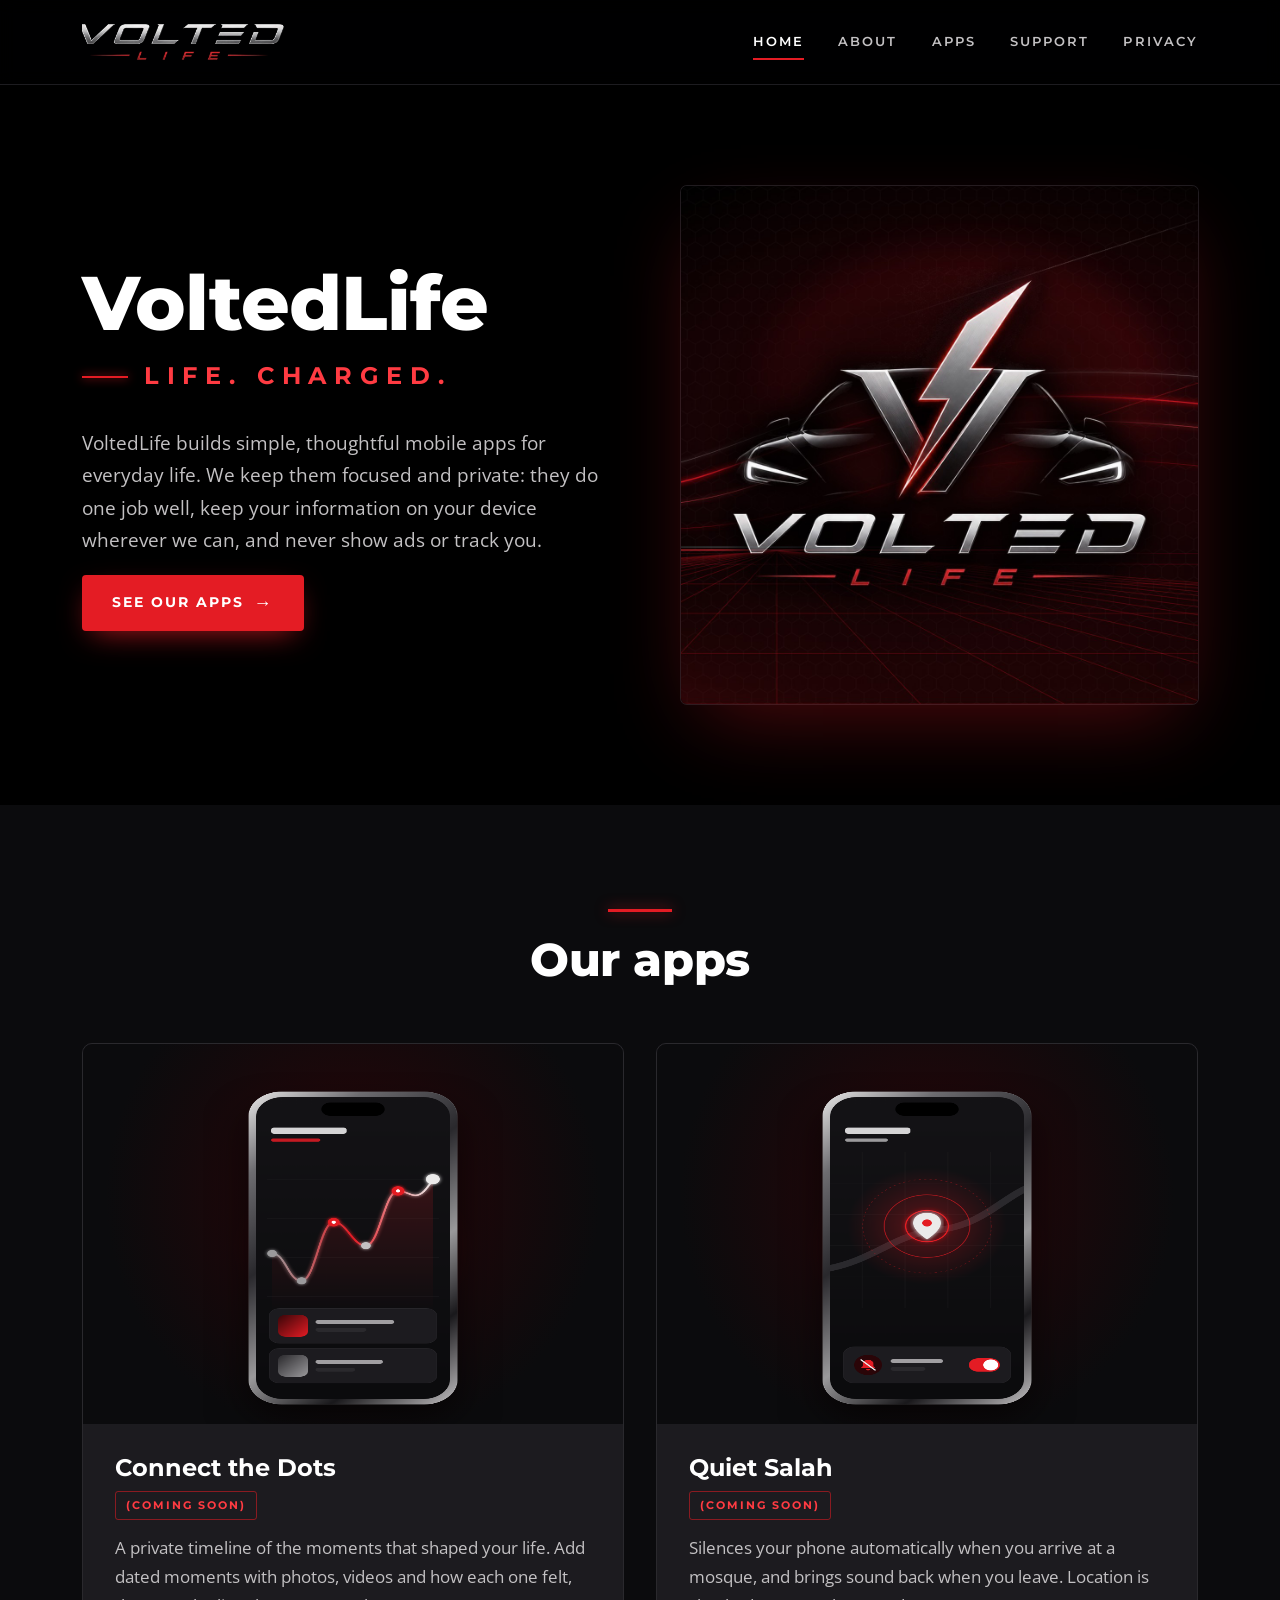
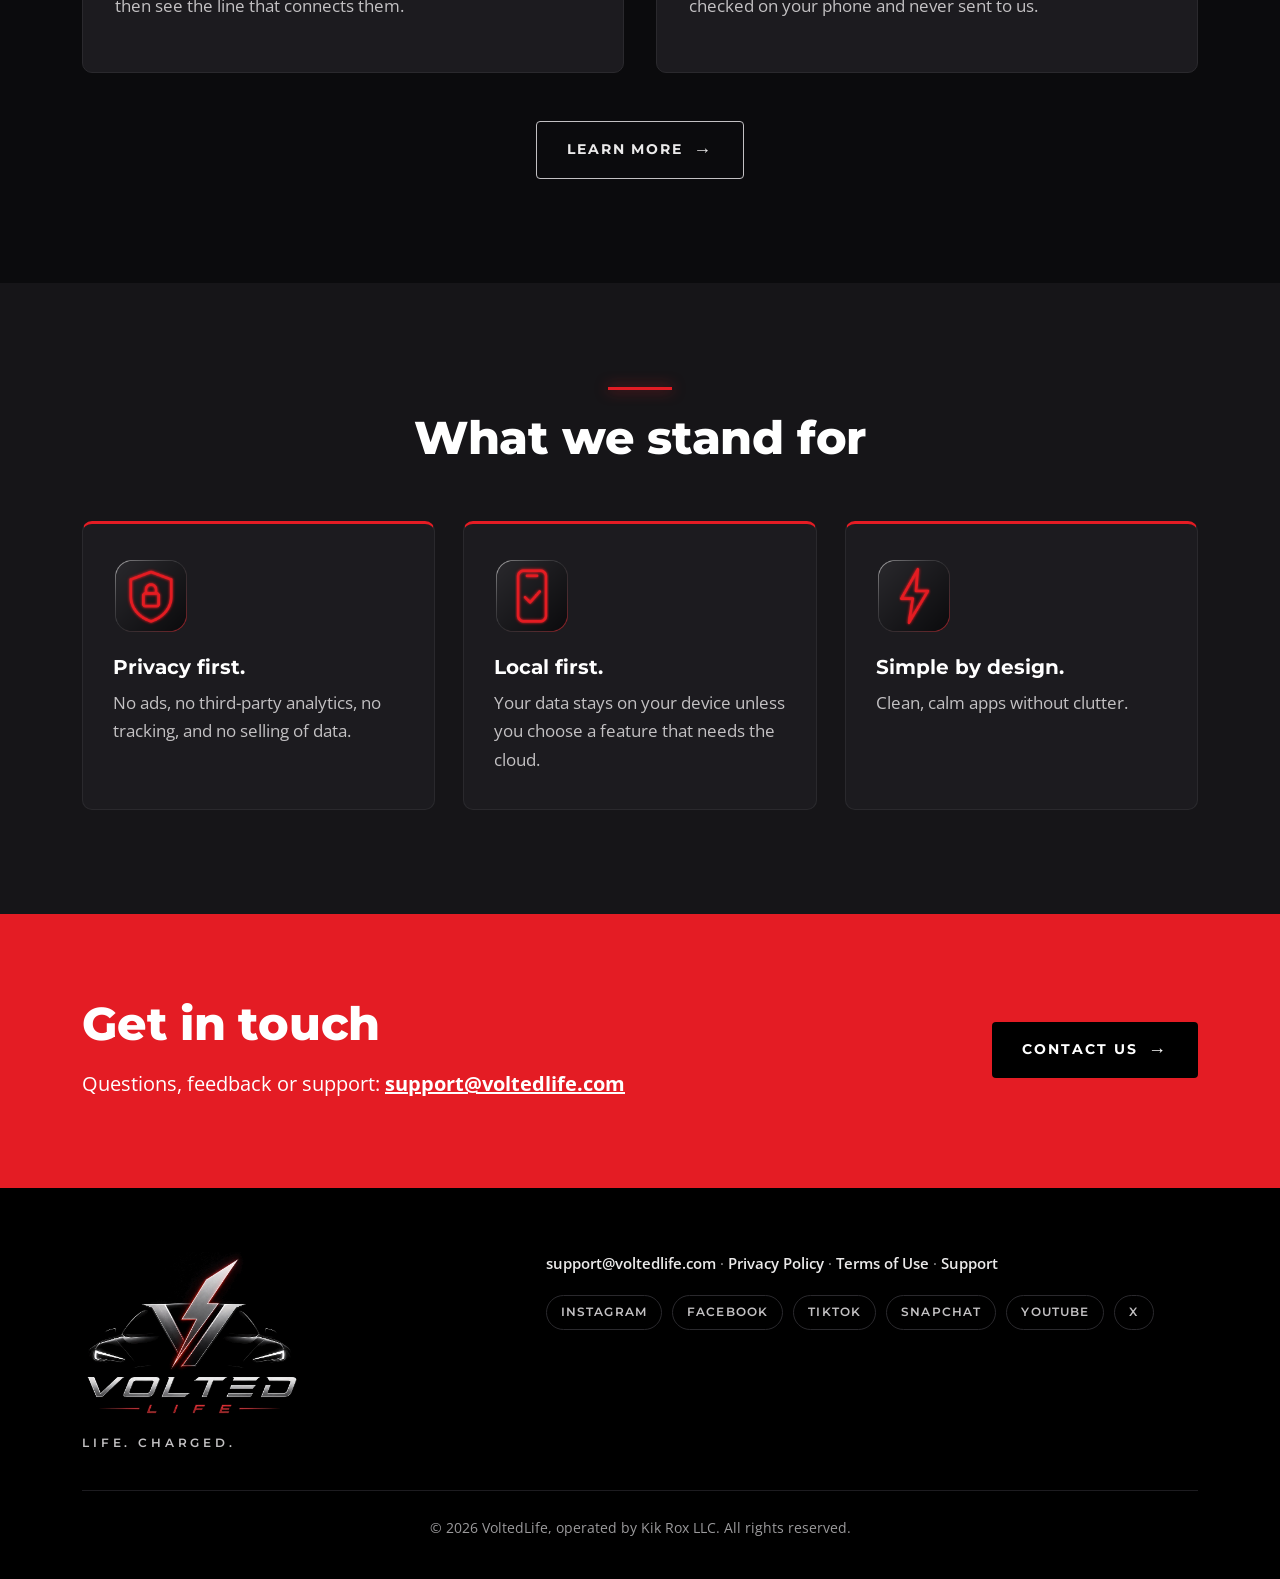
<file: index.html>
<!doctype html>
<html lang="en"><head><meta charset="utf-8"><meta name="viewport" content="width=device-width,initial-scale=1">
<title>VoltedLife | Life. Charged.</title><meta name="description" content="VoltedLife builds simple, thoughtful mobile apps for everyday life.">
<link rel="icon" href="favicon.ico" sizes="any"><link rel="icon" type="image/png" href="assets/logo-square-512.png"><link rel="apple-touch-icon" href="apple-touch-icon.png">
<meta property="og:title" content="VoltedLife | Life. Charged."><meta property="og:description" content="VoltedLife builds simple, thoughtful mobile apps for everyday life."><meta property="og:image" content="https://voltedlife.com/assets/logo-square-512.png"><meta property="og:type" content="website">
<link rel="stylesheet" href="styles.css"></head><body>
<header class="site-header"><div class="wrap">
<a class="brand" href="index.html"><img src="assets/logo-wordmark-transparent@2x.png" alt="VoltedLife"></a>
<input type="checkbox" id="nt" class="nav-toggle"><label for="nt" class="burger" aria-label="Menu"><span></span><span></span><span></span></label>
<nav class="nav"><a href="index.html" class="active" aria-current="page">Home</a><a href="about.html">About</a><a href="apps.html">Apps</a><a href="support.html">Support</a><a href="privacy.html">Privacy</a></nav></div></header>
<main>
<section class="hero"><div class="wrap">
 <div>
  <h1>VoltedLife</h1>
  <p class="tagline">Life. Charged.</p>
  <p class="lead">VoltedLife builds simple, thoughtful mobile apps for everyday life. We keep them focused and private: they do one job well, keep your information on your device wherever we can, and never show ads or track you.</p>
  <a class="btn" href="apps.html">See our apps <span class="arr">→</span></a>
 </div>
 <div class="hero-art"><img src="assets/hero-home-art.jpg" alt="VoltedLife logo"></div>
</div></section>

<section class="section"><div class="wrap">
 <div class="sec-head center"><span class="kicker-rule"></span><h2>Our apps</h2></div>
 <div class="grid-2">
  <div class="card"><div class="media"><img src="assets/mockup-connect-the-dots.png" alt="Connect the Dots app illustration"></div>
   <div class="pad"><h3>Connect the Dots</h3><span class="badge">(coming soon)</span>
   <p>A private timeline of the moments that shaped your life. Add dated moments with photos, videos and how each one felt, then see the line that connects them.</p></div></div>
  <div class="card"><div class="media"><img src="assets/mockup-quiet-salah.png" alt="Quiet Salah app illustration"></div>
   <div class="pad"><h3>Quiet Salah</h3><span class="badge">(coming soon)</span>
   <p>Silences your phone automatically when you arrive at a mosque, and brings sound back when you leave. Location is checked on your phone and never sent to us.</p></div></div>
 </div>
 <div class="center" style="margin-top:48px"><a class="btn ghost" href="apps.html">Learn more <span class="arr">→</span></a></div>
</div></section>

<section class="section alt"><div class="wrap">
 <div class="sec-head center"><span class="kicker-rule"></span><h2>What we stand for</h2></div>
 <div class="grid-3">
  <div class="feature"><img src="assets/icon-shield.png" alt=""><h3>Privacy first.</h3><p>No ads, no third-party analytics, no tracking, and no selling of data.</p></div>
  <div class="feature"><img src="assets/icon-device.png" alt=""><h3>Local first.</h3><p>Your data stays on your device unless you choose a feature that needs the cloud.</p></div>
  <div class="feature"><img src="assets/icon-spark.png" alt=""><h3>Simple by design.</h3><p>Clean, calm apps without clutter.</p></div>
 </div>
</div></section>

<section class="cta"><div class="wrap">
 <div><h2>Get in touch</h2><p style="margin:0">Questions, feedback or support: <strong><a href="mailto:support@voltedlife.com" style="color:#fff">support@voltedlife.com</a></strong></p></div>
 <a class="btn dark" href="support.html">Contact us <span class="arr">→</span></a>
</div></section>
</main>
<footer class="site-footer"><div class="wrap">
<div class="top">
 <div class="logo"><img src="assets/logo-full-transparent.png" alt="VoltedLife logo"><div class="tag">Life. Charged.</div></div>
 <div>
  <p class="footer-links"><a href="mailto:support@voltedlife.com">support@voltedlife.com</a> · <a href="privacy.html">Privacy Policy</a> · <a href="terms.html">Terms of Use</a> · <a href="support.html">Support</a></p>
  <div class="social"><a href="https://www.instagram.com/voltedlife" rel="noopener">Instagram</a><a href="https://www.facebook.com/voltedlife" rel="noopener">Facebook</a><a href="https://www.tiktok.com/@voltedlife" rel="noopener">TikTok</a><a href="https://www.snapchat.com/add/voltedlife" rel="noopener">Snapchat</a><a href="https://www.youtube.com/@VoltedLife" rel="noopener">YouTube</a><a href="https://x.com/VoltedLife" rel="noopener">X</a></div>
 </div>
</div>
<div class="bottom">© 2026 VoltedLife, operated by Kik Rox LLC. All rights reserved.</div>
</div></footer></body></html>
</file>
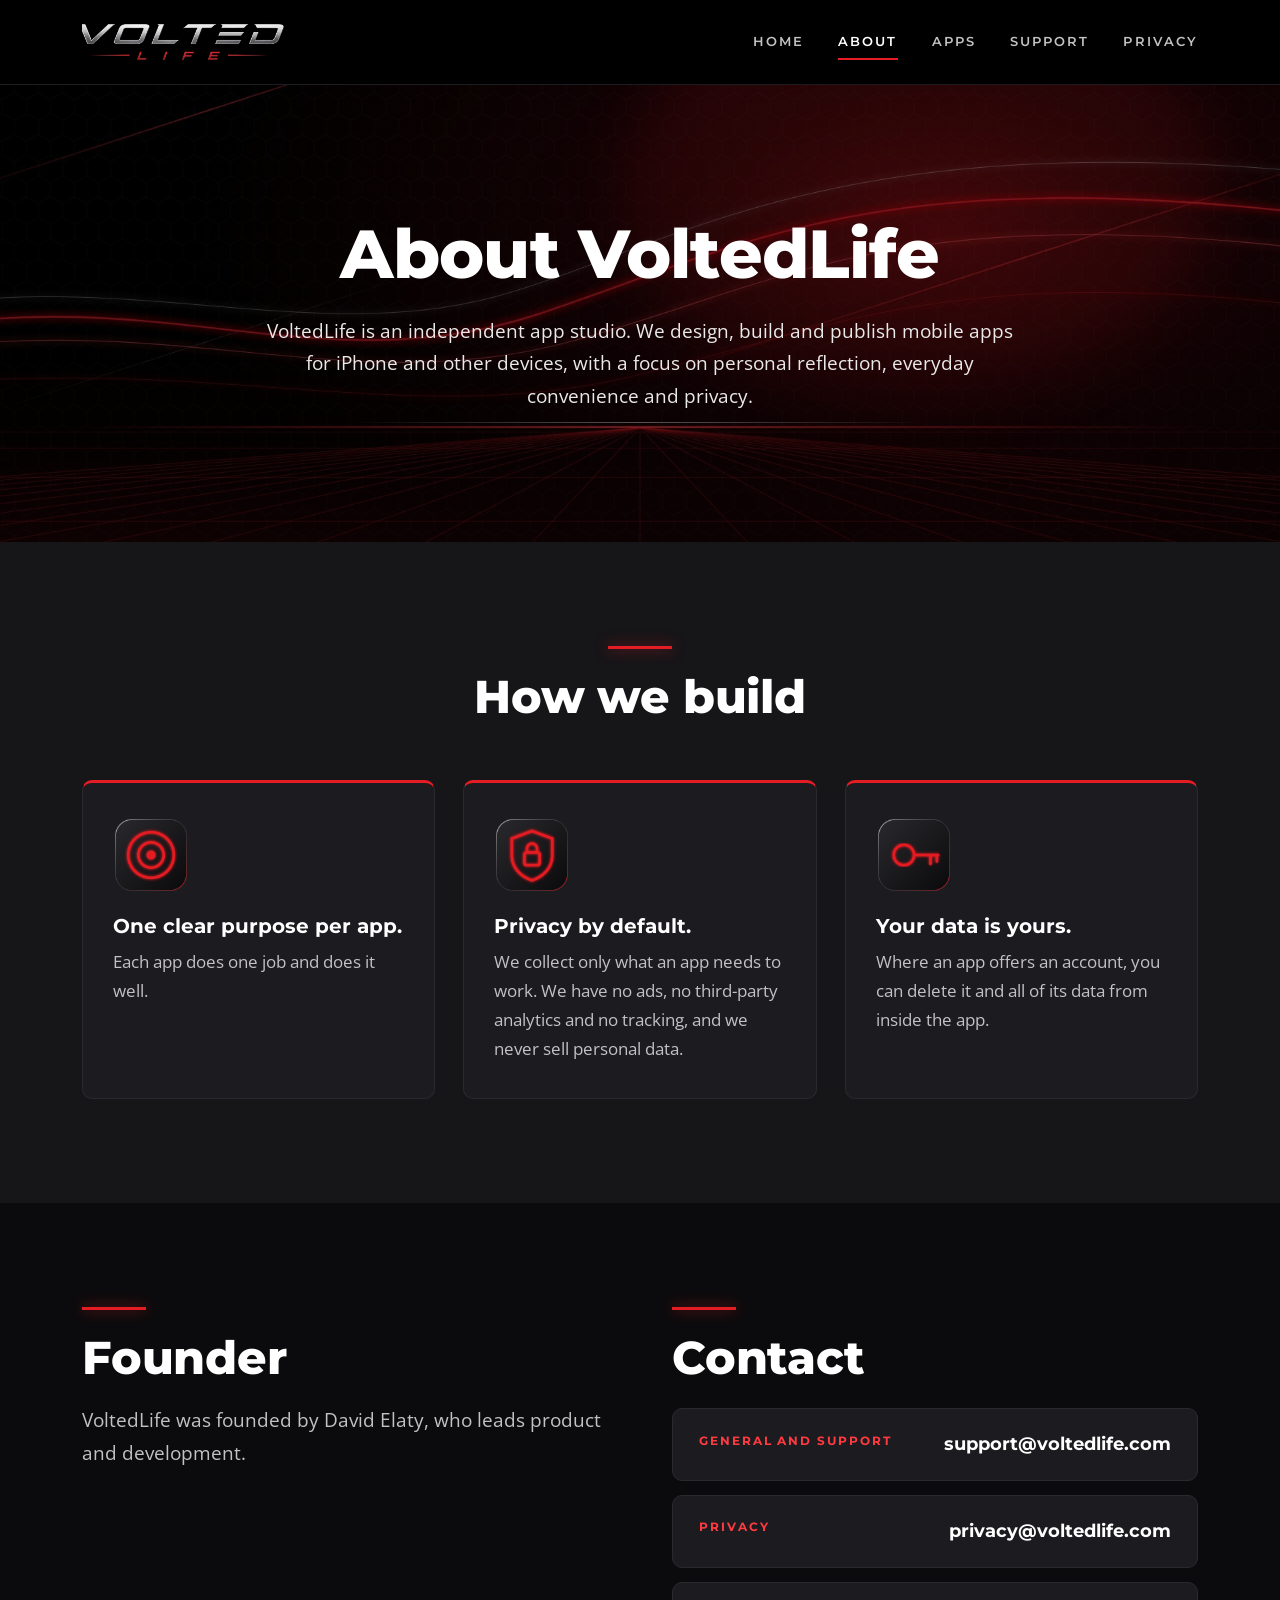
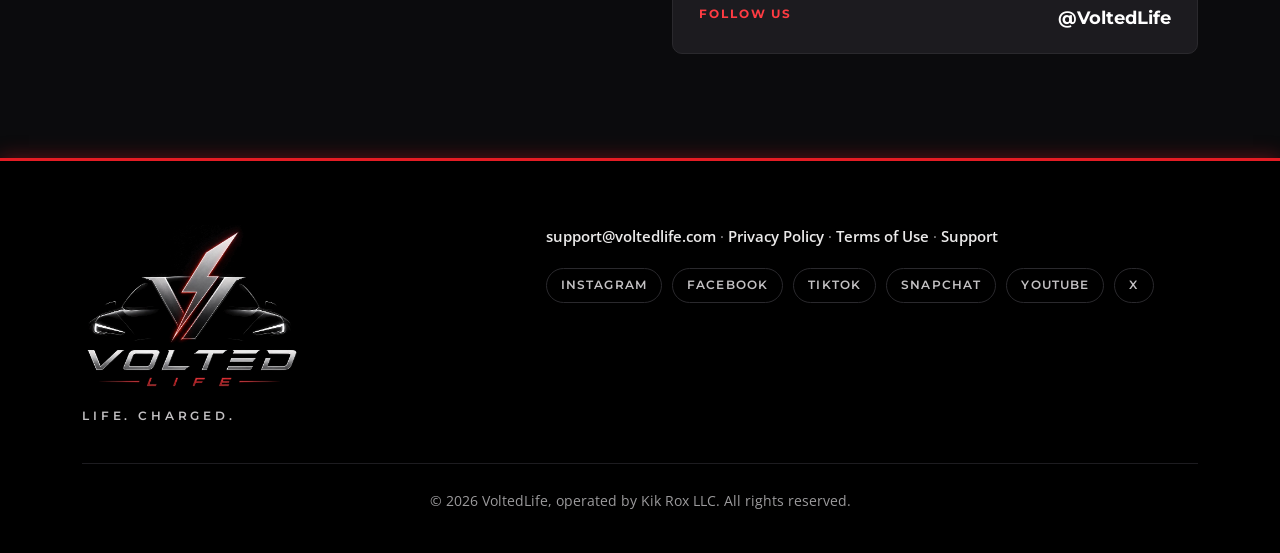
<file: about.html>
<!doctype html>
<html lang="en"><head><meta charset="utf-8"><meta name="viewport" content="width=device-width,initial-scale=1">
<title>About | VoltedLife</title><meta name="description" content="VoltedLife is an independent app studio that designs, builds and publishes simple, private mobile apps.">
<link rel="icon" href="favicon.ico" sizes="any"><link rel="icon" type="image/png" href="assets/logo-square-512.png"><link rel="apple-touch-icon" href="apple-touch-icon.png">
<meta property="og:title" content="About | VoltedLife"><meta property="og:description" content="VoltedLife is an independent app studio that designs, builds and publishes simple, private mobile apps."><meta property="og:image" content="https://voltedlife.com/assets/logo-square-512.png"><meta property="og:type" content="website">
<link rel="stylesheet" href="styles.css"></head><body>
<header class="site-header"><div class="wrap">
<a class="brand" href="index.html"><img src="assets/logo-wordmark-transparent@2x.png" alt="VoltedLife"></a>
<input type="checkbox" id="nt" class="nav-toggle"><label for="nt" class="burger" aria-label="Menu"><span></span><span></span><span></span></label>
<nav class="nav"><a href="index.html">Home</a><a href="about.html" class="active" aria-current="page">About</a><a href="apps.html">Apps</a><a href="support.html">Support</a><a href="privacy.html">Privacy</a></nav></div></header>
<main>
<section class="banner"><div class="wrap">
 <h1>About VoltedLife</h1>
 <p>VoltedLife is an independent app studio. We design, build and publish mobile apps for iPhone and other devices, with a focus on personal reflection, everyday convenience and privacy.</p>
</div></section>

<section class="section alt"><div class="wrap">
 <div class="sec-head center"><span class="kicker-rule"></span><h2>How we build</h2></div>
 <div class="grid-3">
  <div class="feature"><img src="assets/icon-target.png" alt=""><h3>One clear purpose per app.</h3><p>Each app does one job and does it well.</p></div>
  <div class="feature"><img src="assets/icon-shield.png" alt=""><h3>Privacy by default.</h3><p>We collect only what an app needs to work. We have no ads, no third-party analytics and no tracking, and we never sell personal data.</p></div>
  <div class="feature"><img src="assets/icon-key.png" alt=""><h3>Your data is yours.</h3><p>Where an app offers an account, you can delete it and all of its data from inside the app.</p></div>
 </div>
</div></section>

<section class="section"><div class="wrap split">
 <div><span class="kicker-rule"></span><h2 style="margin-bottom:20px">Founder</h2>
  <p class="lead" style="margin:0">VoltedLife was founded by David Elaty, who leads product and development.</p></div>
 <div><span class="kicker-rule"></span><h2 style="margin-bottom:24px">Contact</h2>
  <div class="contact-stack">
   <div class="contact-item"><div class="lbl">General and support</div><div class="val"><a href="mailto:support@voltedlife.com">support@voltedlife.com</a></div></div>
   <div class="contact-item"><div class="lbl">Privacy</div><div class="val"><a href="mailto:privacy@voltedlife.com">privacy@voltedlife.com</a></div></div>
   <div class="contact-item"><div class="lbl">Follow us</div><div class="val"><a href="https://x.com/VoltedLife" rel="noopener">@VoltedLife</a></div></div>
  </div></div>
</div></section>
</main>
<footer class="site-footer"><div class="wrap">
<div class="top">
 <div class="logo"><img src="assets/logo-full-transparent.png" alt="VoltedLife logo"><div class="tag">Life. Charged.</div></div>
 <div>
  <p class="footer-links"><a href="mailto:support@voltedlife.com">support@voltedlife.com</a> · <a href="privacy.html">Privacy Policy</a> · <a href="terms.html">Terms of Use</a> · <a href="support.html">Support</a></p>
  <div class="social"><a href="https://www.instagram.com/voltedlife" rel="noopener">Instagram</a><a href="https://www.facebook.com/voltedlife" rel="noopener">Facebook</a><a href="https://www.tiktok.com/@voltedlife" rel="noopener">TikTok</a><a href="https://www.snapchat.com/add/voltedlife" rel="noopener">Snapchat</a><a href="https://www.youtube.com/@VoltedLife" rel="noopener">YouTube</a><a href="https://x.com/VoltedLife" rel="noopener">X</a></div>
 </div>
</div>
<div class="bottom">© 2026 VoltedLife, operated by Kik Rox LLC. All rights reserved.</div>
</div></footer></body></html>
</file>
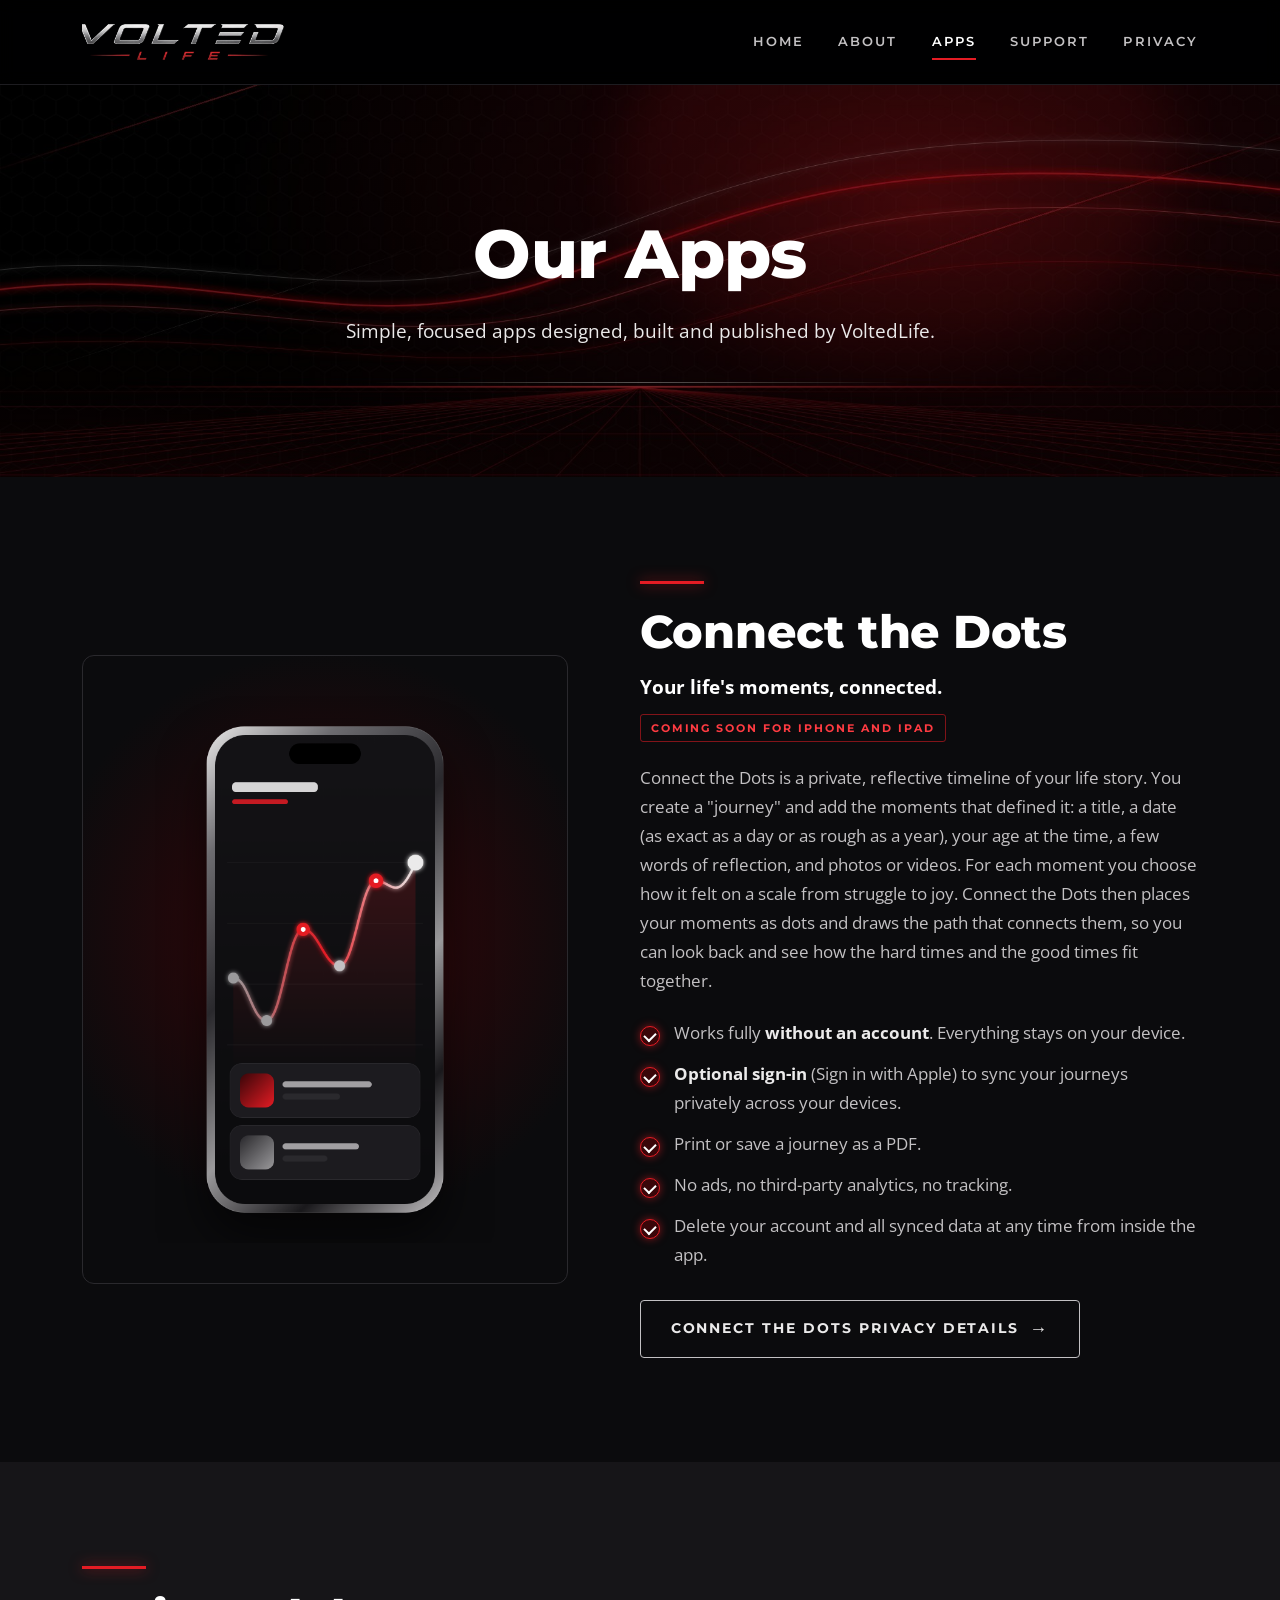
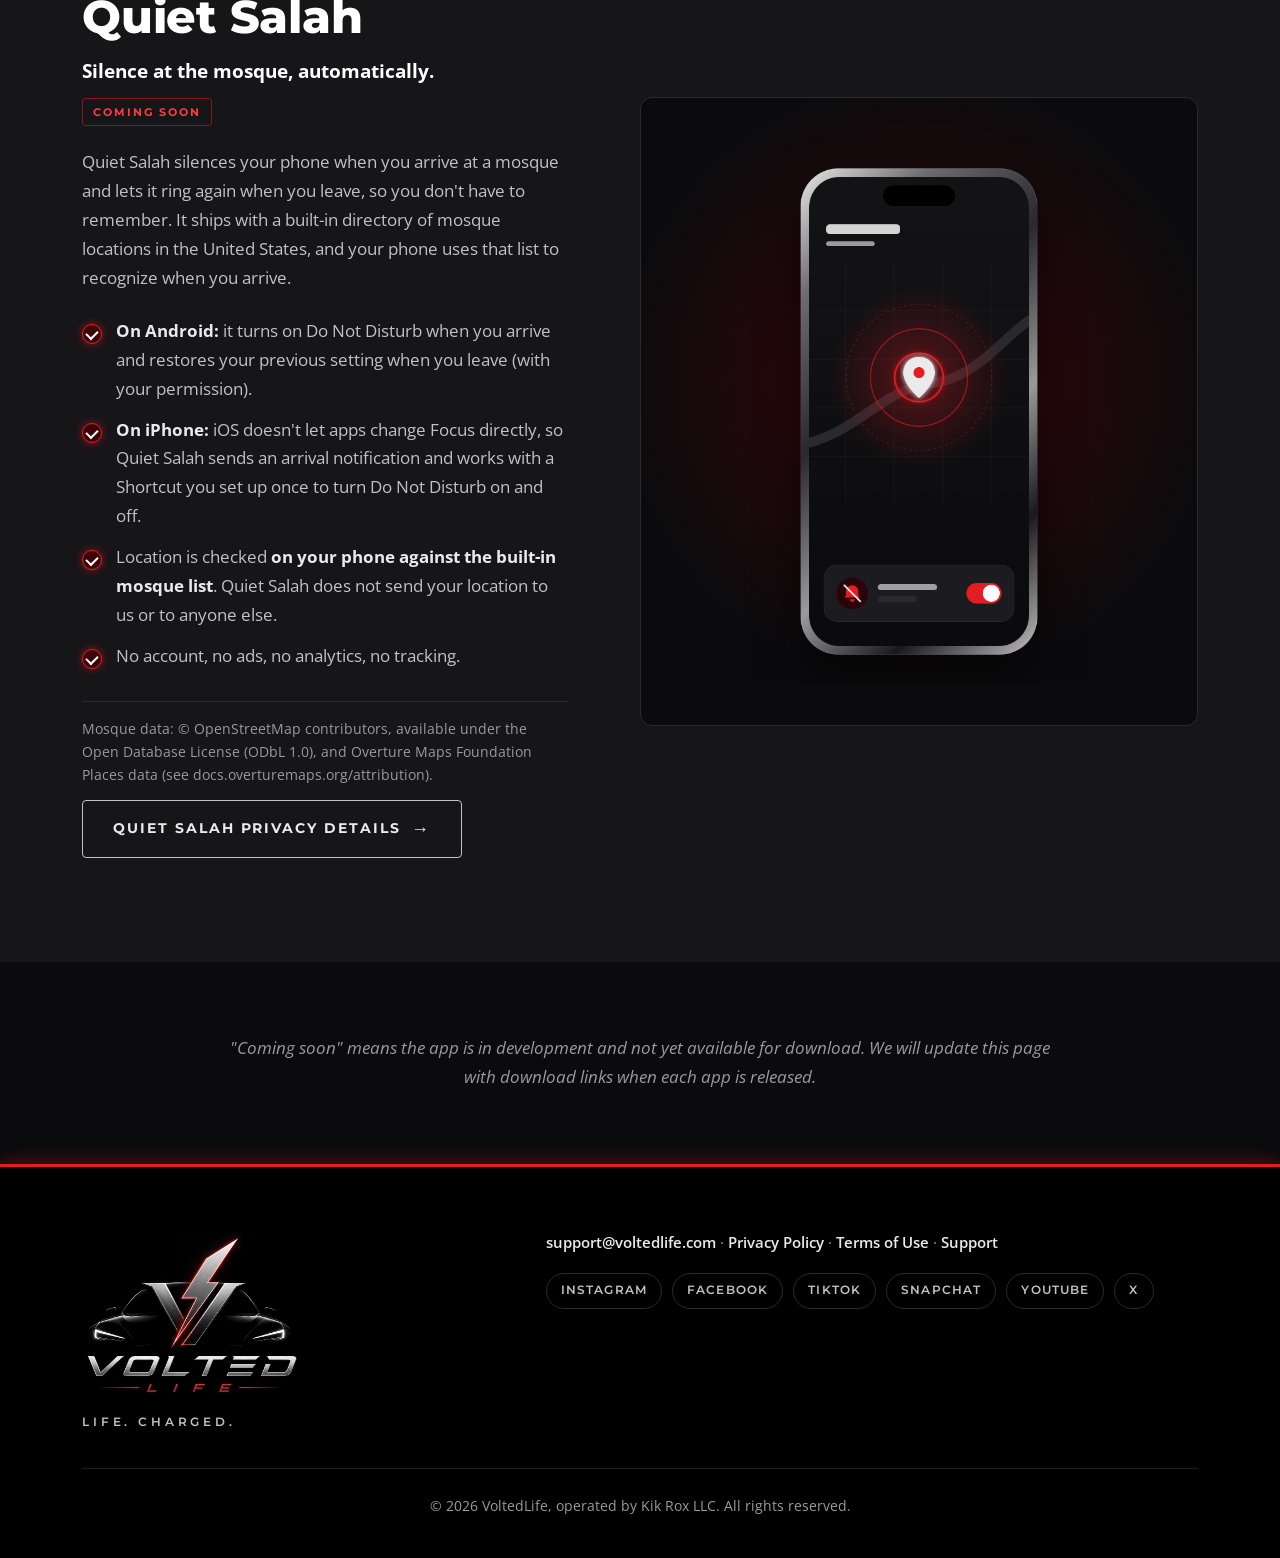
<file: apps.html>
<!doctype html>
<html lang="en"><head><meta charset="utf-8"><meta name="viewport" content="width=device-width,initial-scale=1">
<title>Our Apps | VoltedLife</title><meta name="description" content="Connect the Dots and Quiet Salah, developed and published by VoltedLife.">
<link rel="icon" href="favicon.ico" sizes="any"><link rel="icon" type="image/png" href="assets/logo-square-512.png"><link rel="apple-touch-icon" href="apple-touch-icon.png">
<meta property="og:title" content="Our Apps | VoltedLife"><meta property="og:description" content="Connect the Dots and Quiet Salah, developed and published by VoltedLife."><meta property="og:image" content="https://voltedlife.com/assets/logo-square-512.png"><meta property="og:type" content="website">
<link rel="stylesheet" href="styles.css"></head><body>
<header class="site-header"><div class="wrap">
<a class="brand" href="index.html"><img src="assets/logo-wordmark-transparent@2x.png" alt="VoltedLife"></a>
<input type="checkbox" id="nt" class="nav-toggle"><label for="nt" class="burger" aria-label="Menu"><span></span><span></span><span></span></label>
<nav class="nav"><a href="index.html">Home</a><a href="about.html">About</a><a href="apps.html" class="active" aria-current="page">Apps</a><a href="support.html">Support</a><a href="privacy.html">Privacy</a></nav></div></header>
<main>
<section class="banner"><div class="wrap">
 <h1>Our Apps</h1>
 <p>Simple, focused apps designed, built and published by VoltedLife.</p>
</div></section>

<section class="section" id="connect-the-dots"><div class="wrap app-row">
 <div class="app-media"><img src="assets/mockup-connect-the-dots.png" alt="Connect the Dots app illustration"></div>
 <div>
  <span class="kicker-rule"></span>
  <h2>Connect the Dots</h2>
  <p class="subline"><strong>Your life's moments, connected.</strong></p><span class="badge">Coming soon for iPhone and iPad</span>
  <p>Connect the Dots is a private, reflective timeline of your life story. You create a "journey" and add the moments that defined it: a title, a date (as exact as a day or as rough as a year), your age at the time, a few words of reflection, and photos or videos. For each moment you choose how it felt on a scale from struggle to joy. Connect the Dots then places your moments as dots and draws the path that connects them, so you can look back and see how the hard times and the good times fit together.</p>
  <ul class="ticks">
   <li>Works fully <strong>without an account</strong>. Everything stays on your device.</li>
   <li><strong>Optional sign-in</strong> (Sign in with Apple) to sync your journeys privately across your devices.</li>
   <li>Print or save a journey as a PDF.</li>
   <li>No ads, no third-party analytics, no tracking.</li>
   <li>Delete your account and all synced data at any time from inside the app.</li>
  </ul>
  <a class="btn ghost" href="privacy.html#connect-the-dots">Connect the Dots privacy details <span class="arr">→</span></a>
 </div>
</div></section>

<section class="section alt" id="quiet-salah"><div class="wrap app-row flip">
 <div class="app-media"><img src="assets/mockup-quiet-salah.png" alt="Quiet Salah app illustration"></div>
 <div>
  <span class="kicker-rule"></span>
  <h2>Quiet Salah</h2>
  <p class="subline"><strong>Silence at the mosque, automatically.</strong></p><span class="badge">Coming soon</span>
  <p>Quiet Salah silences your phone when you arrive at a mosque and lets it ring again when you leave, so you don't have to remember. It ships with a built-in directory of mosque locations in the United States, and your phone uses that list to recognize when you arrive.</p>
  <ul class="ticks">
   <li><strong>On Android:</strong> it turns on Do Not Disturb when you arrive and restores your previous setting when you leave (with your permission).</li>
   <li><strong>On iPhone:</strong> iOS doesn't let apps change Focus directly, so Quiet Salah sends an arrival notification and works with a Shortcut you set up once to turn Do Not Disturb on and off.</li>
   <li>Location is checked <strong>on your phone against the built-in mosque list</strong>. Quiet Salah does not send your location to us or to anyone else.</li>
   <li>No account, no ads, no analytics, no tracking.</li>
  </ul>
  <p class="credit">Mosque data: © OpenStreetMap contributors, available under the Open Database License (ODbL 1.0), and Overture Maps Foundation Places data (see docs.overturemaps.org/attribution).</p>
  <a class="btn ghost" href="privacy.html#quiet-salah">Quiet Salah privacy details <span class="arr">→</span></a>
 </div>
</div></section>

<section class="section" style="padding:72px 0"><div class="wrap">
 <p class="note">"Coming soon" means the app is in development and not yet available for download. We will update this page with download links when each app is released.</p>
</div></section>
</main>
<footer class="site-footer"><div class="wrap">
<div class="top">
 <div class="logo"><img src="assets/logo-full-transparent.png" alt="VoltedLife logo"><div class="tag">Life. Charged.</div></div>
 <div>
  <p class="footer-links"><a href="mailto:support@voltedlife.com">support@voltedlife.com</a> · <a href="privacy.html">Privacy Policy</a> · <a href="terms.html">Terms of Use</a> · <a href="support.html">Support</a></p>
  <div class="social"><a href="https://www.instagram.com/voltedlife" rel="noopener">Instagram</a><a href="https://www.facebook.com/voltedlife" rel="noopener">Facebook</a><a href="https://www.tiktok.com/@voltedlife" rel="noopener">TikTok</a><a href="https://www.snapchat.com/add/voltedlife" rel="noopener">Snapchat</a><a href="https://www.youtube.com/@VoltedLife" rel="noopener">YouTube</a><a href="https://x.com/VoltedLife" rel="noopener">X</a></div>
 </div>
</div>
<div class="bottom">© 2026 VoltedLife, operated by Kik Rox LLC. All rights reserved.</div>
</div></footer></body></html>
</file>
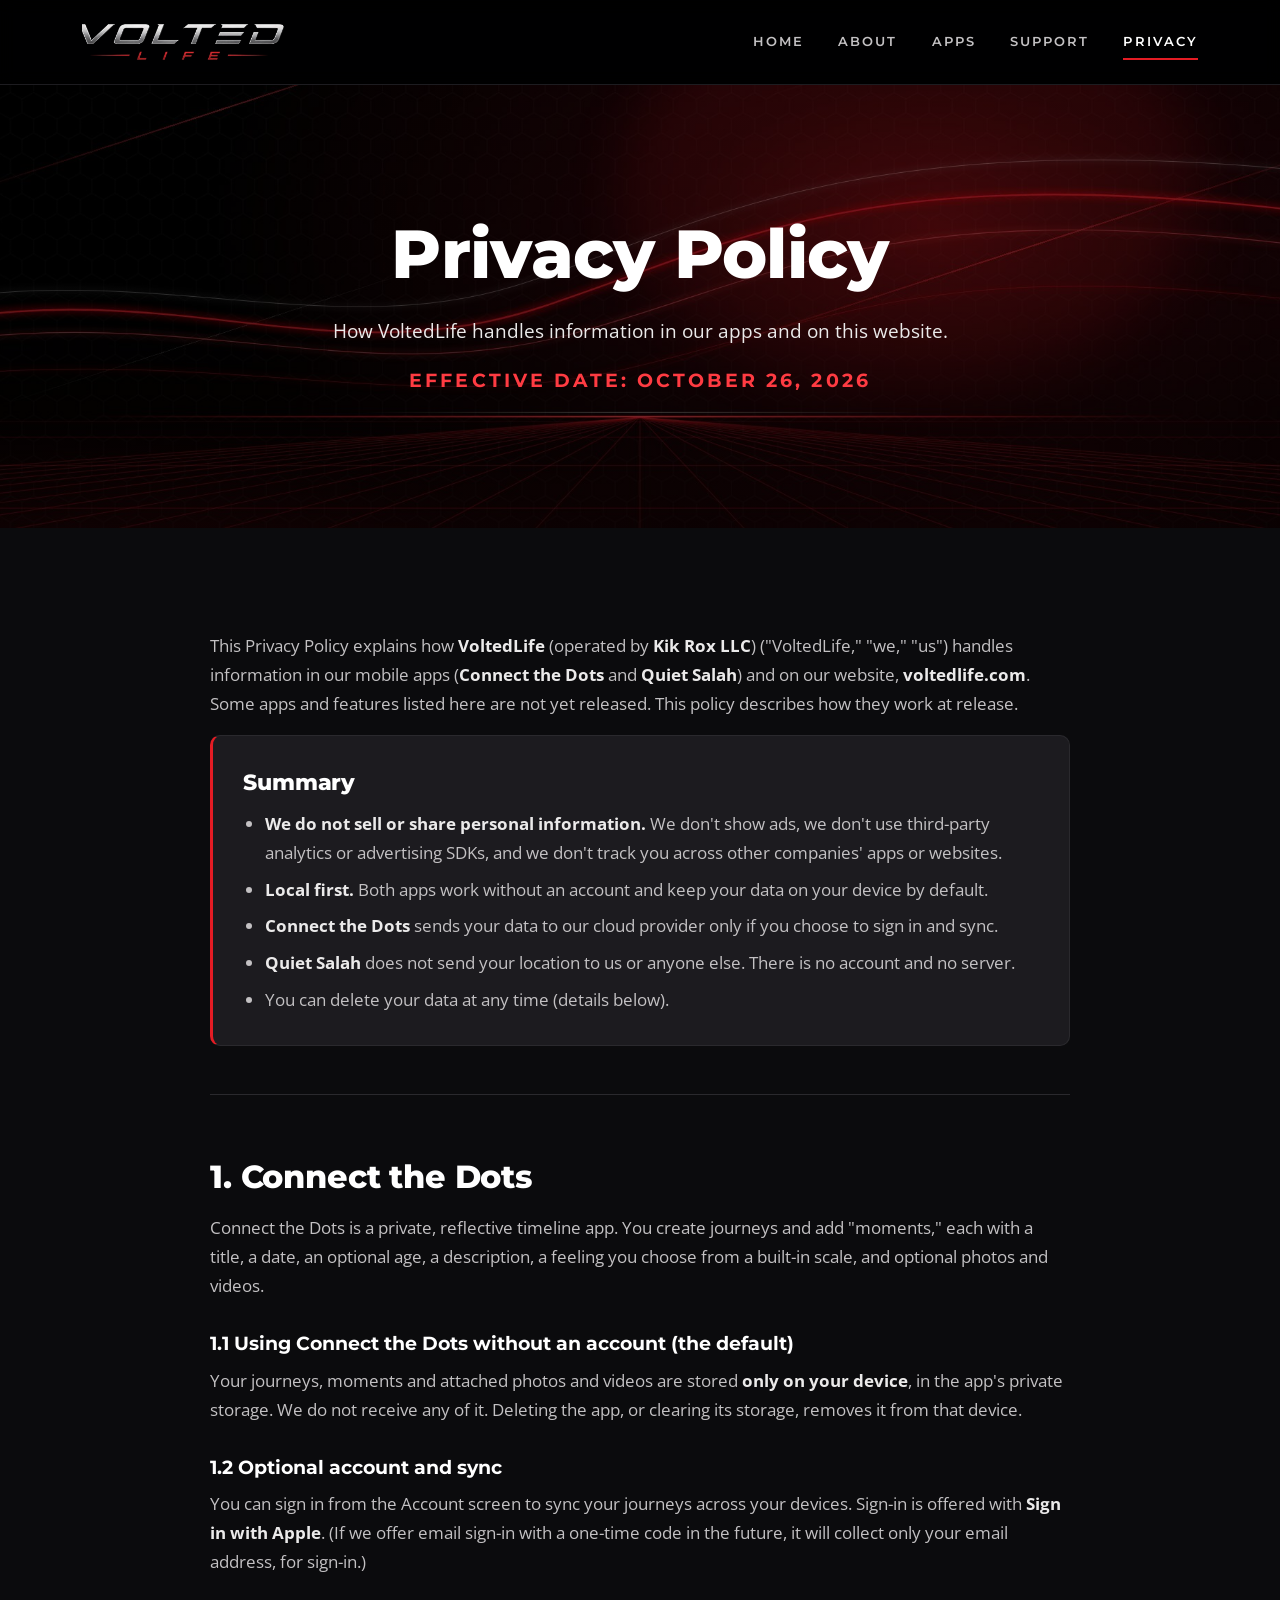
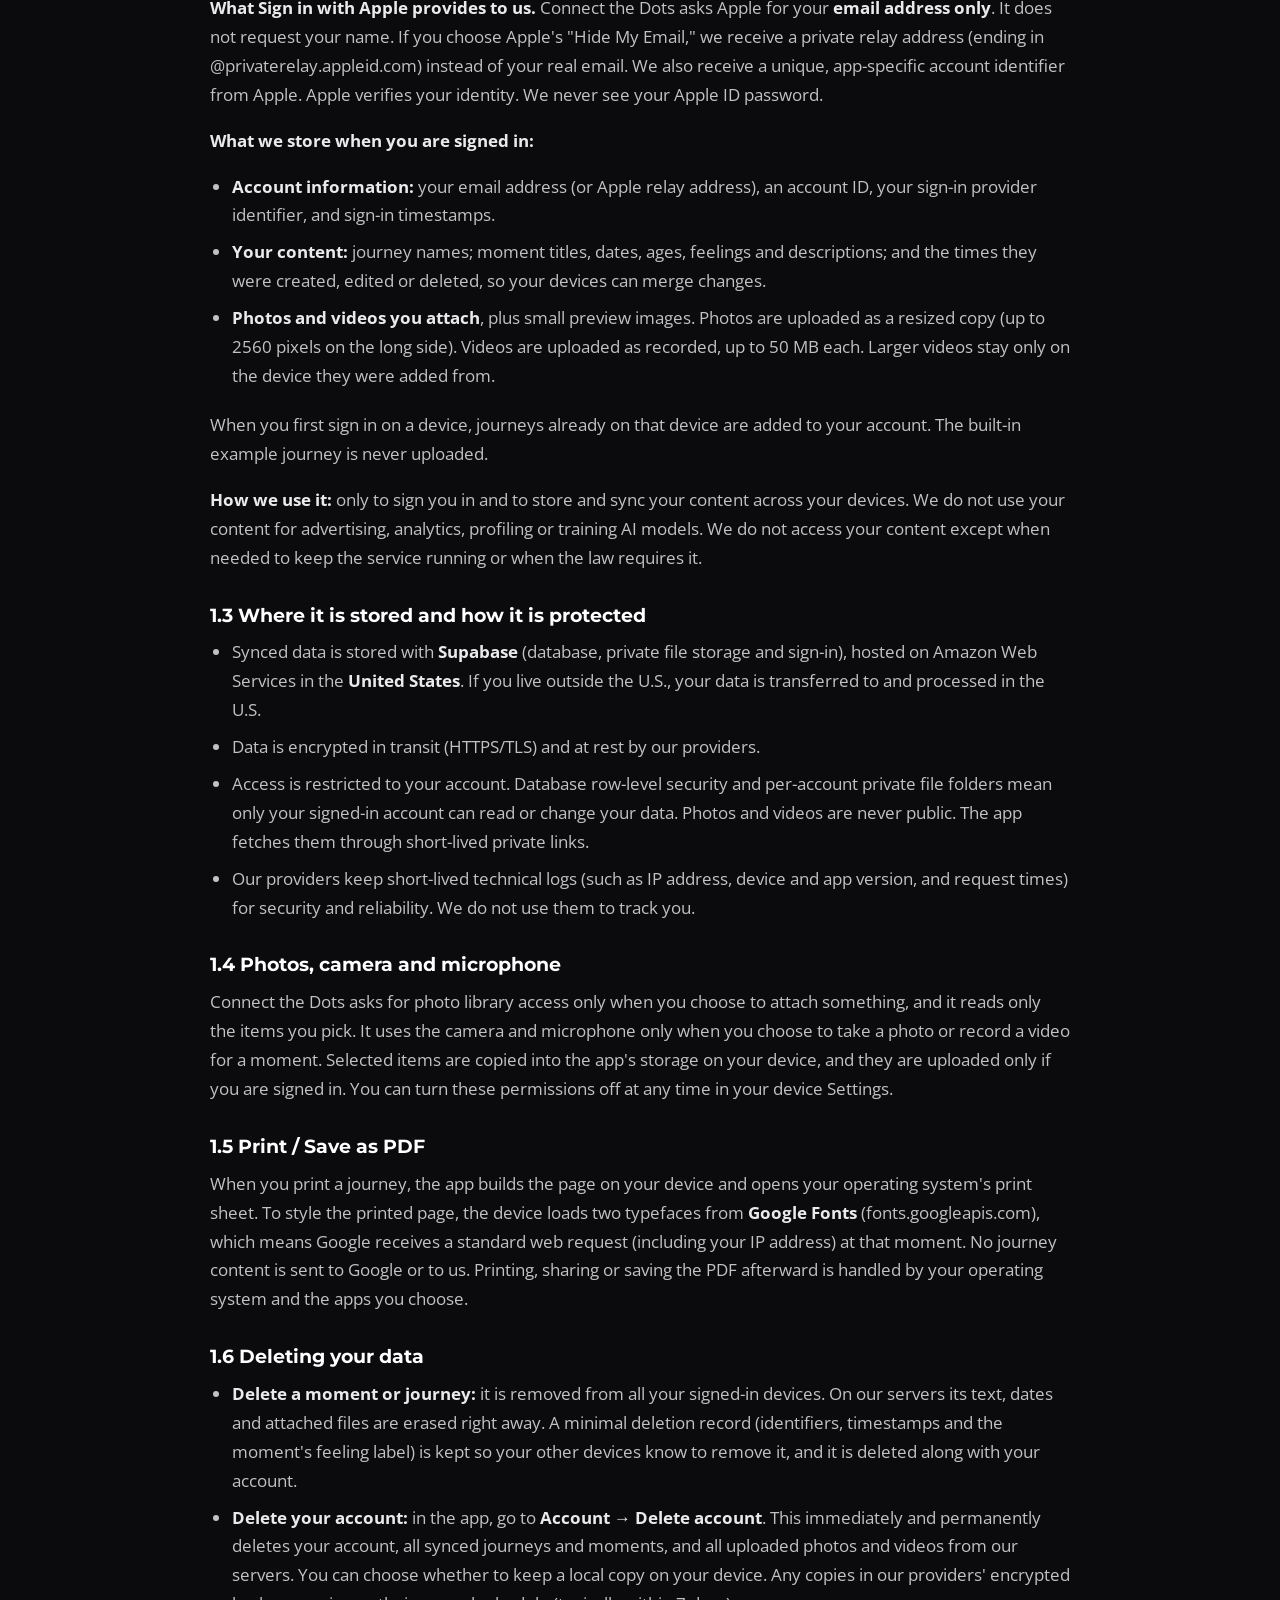
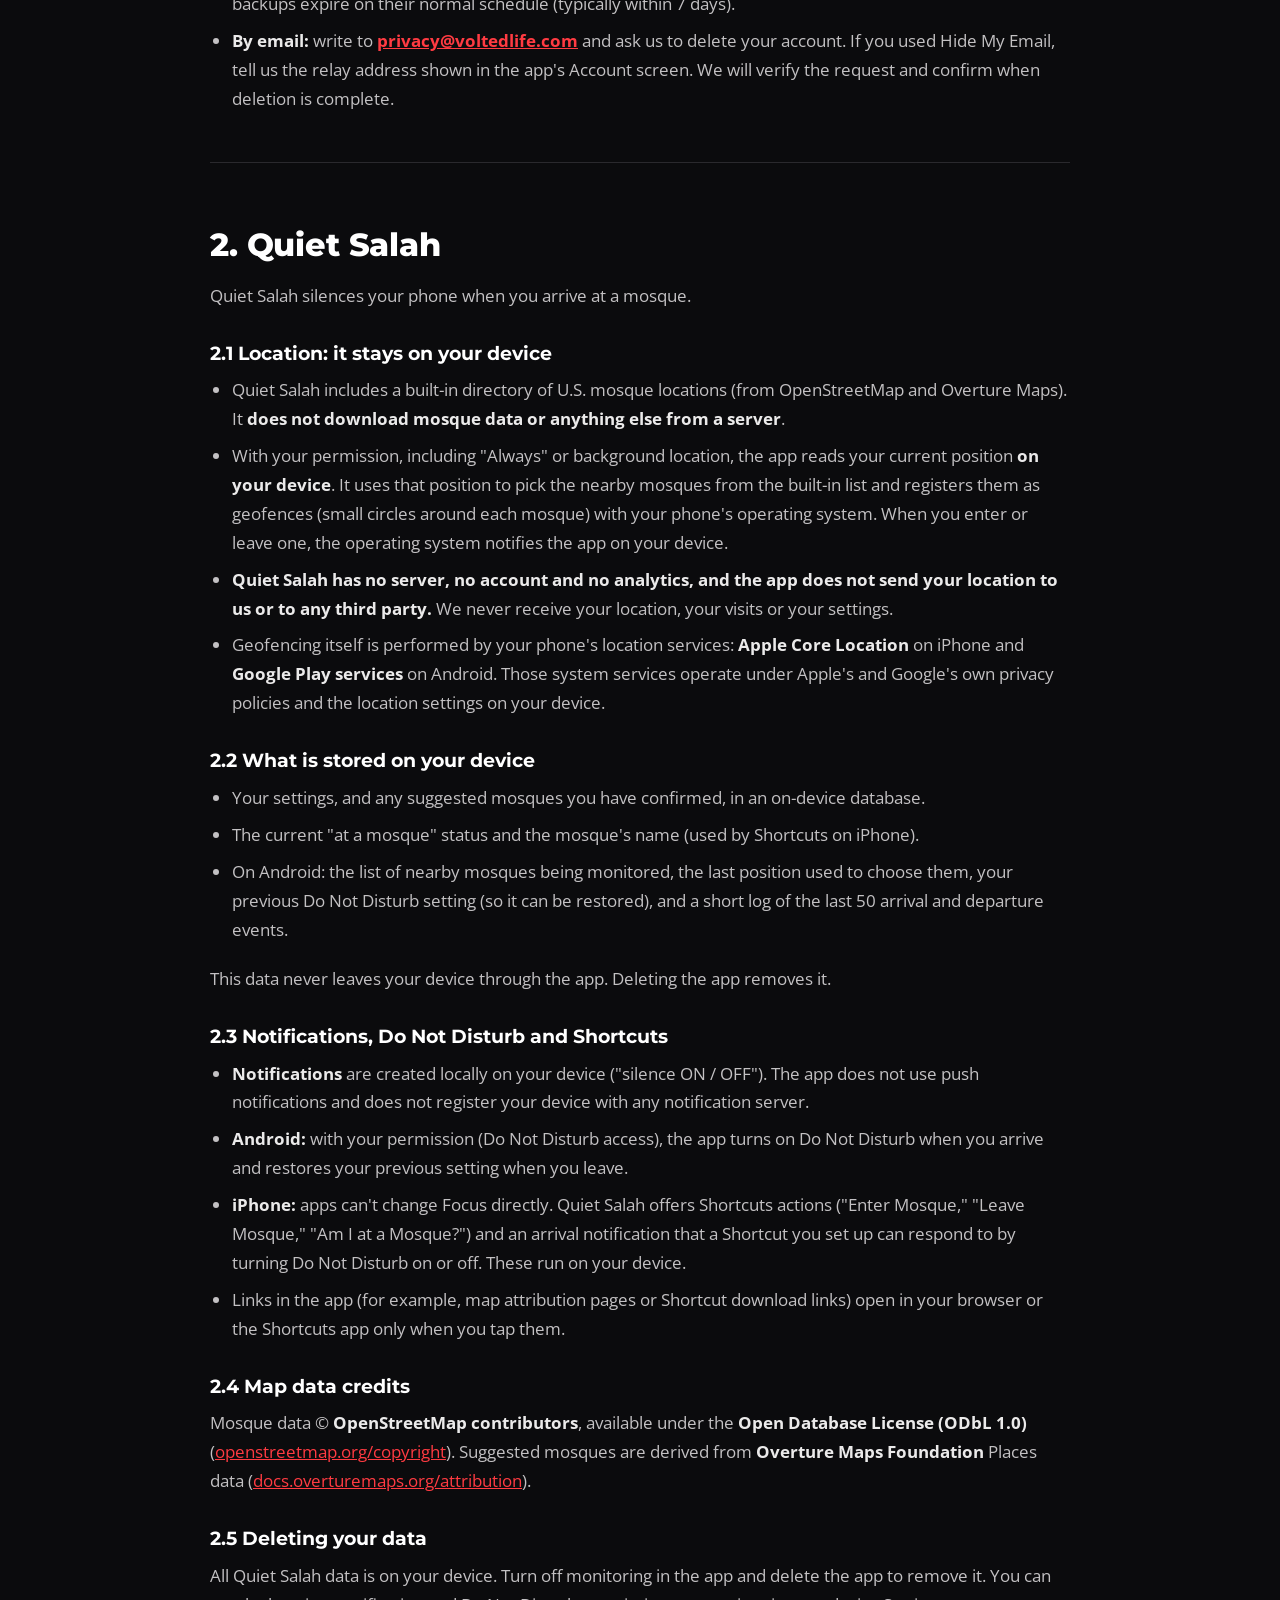
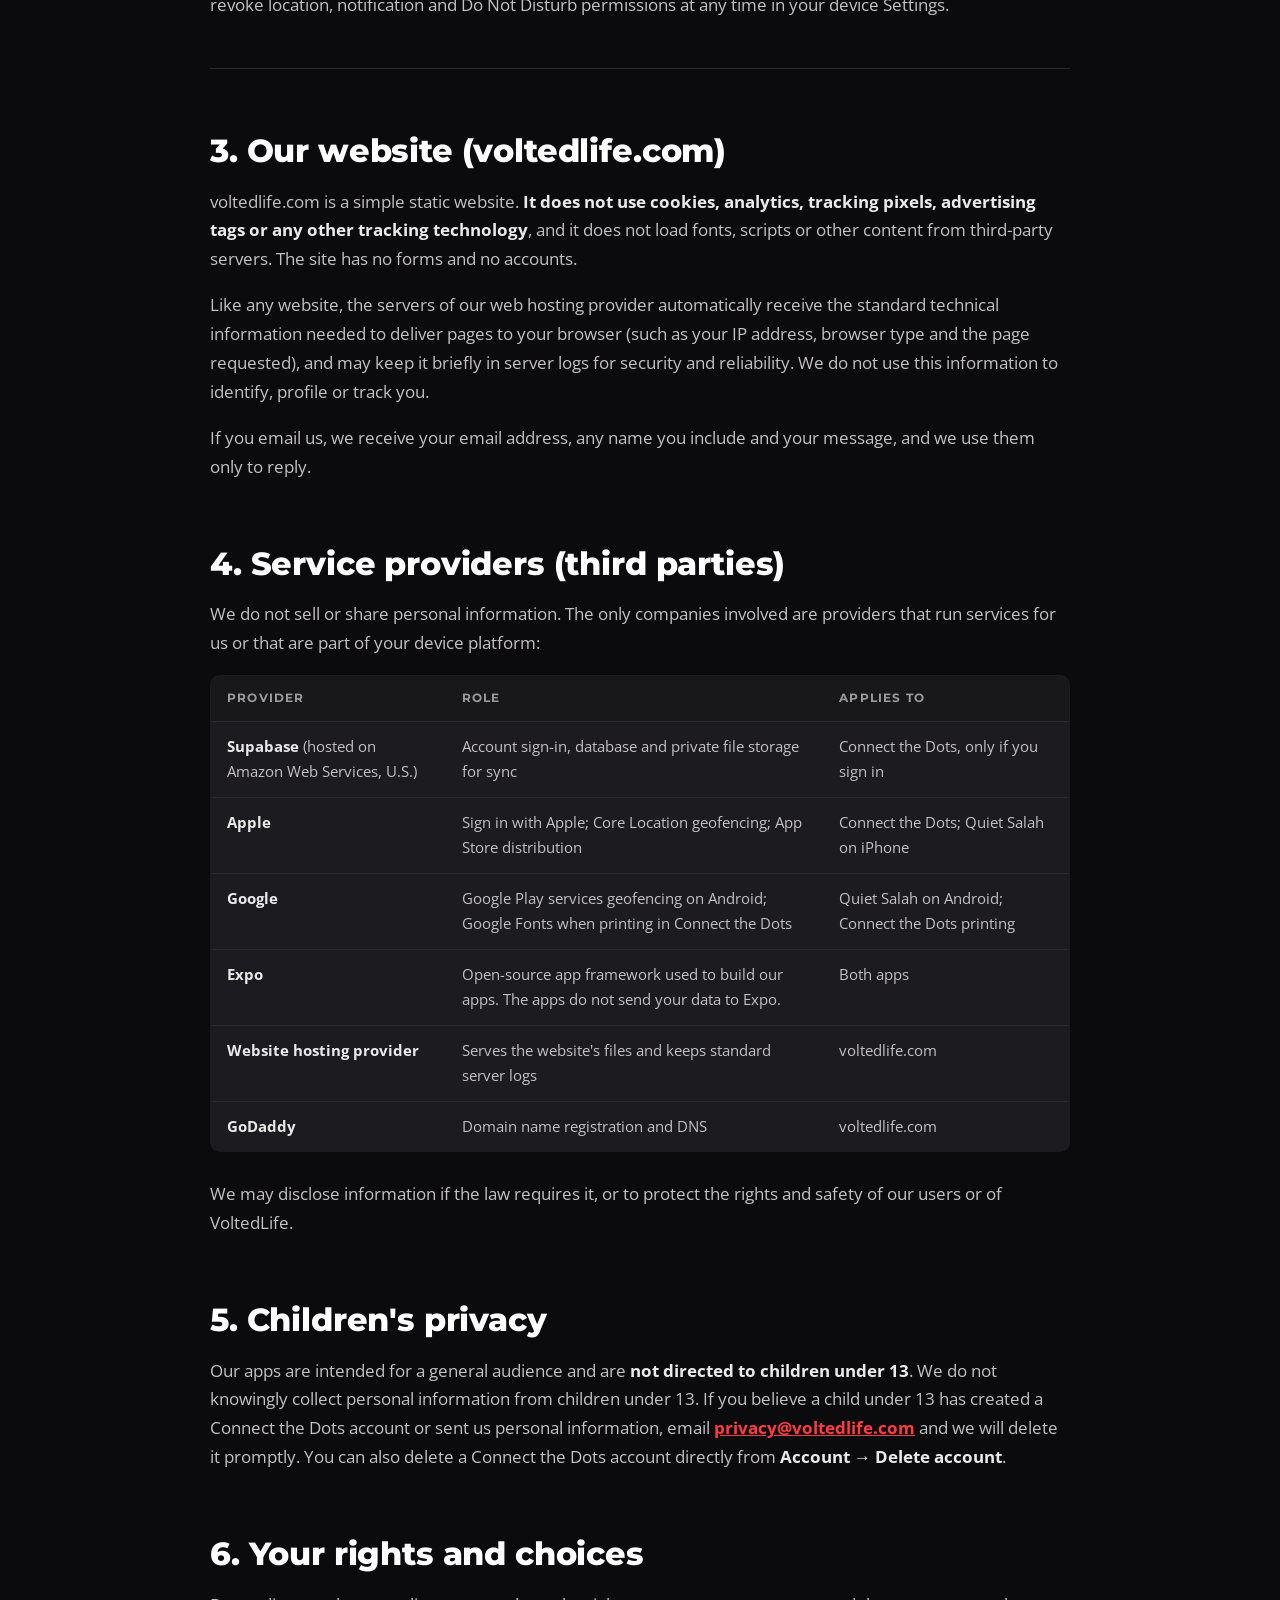
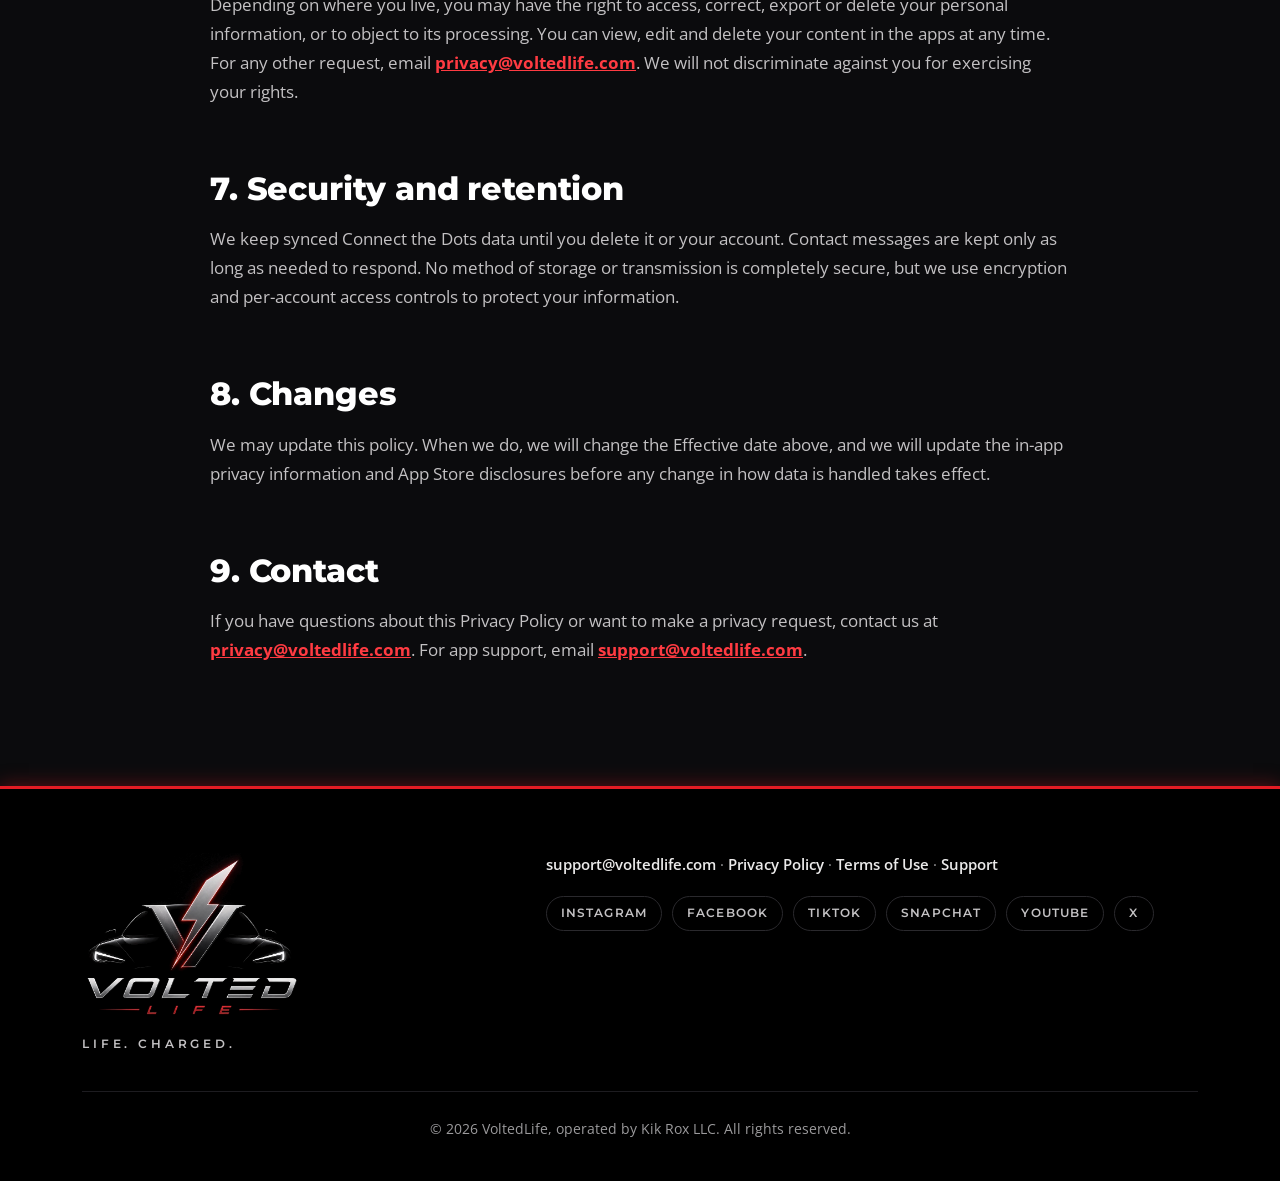
<file: privacy.html>
<!doctype html>
<html lang="en"><head><meta charset="utf-8"><meta name="viewport" content="width=device-width,initial-scale=1">
<title>Privacy Policy | VoltedLife</title><meta name="description" content="How VoltedLife handles information in Connect the Dots, Quiet Salah and on voltedlife.com.">
<link rel="icon" href="favicon.ico" sizes="any"><link rel="icon" type="image/png" href="assets/logo-square-512.png"><link rel="apple-touch-icon" href="apple-touch-icon.png">
<meta property="og:title" content="Privacy Policy | VoltedLife"><meta property="og:description" content="How VoltedLife handles information in Connect the Dots, Quiet Salah and on voltedlife.com."><meta property="og:image" content="https://voltedlife.com/assets/logo-square-512.png"><meta property="og:type" content="website">
<link rel="stylesheet" href="styles.css"></head><body>
<header class="site-header"><div class="wrap">
<a class="brand" href="index.html"><img src="assets/logo-wordmark-transparent@2x.png" alt="VoltedLife"></a>
<input type="checkbox" id="nt" class="nav-toggle"><label for="nt" class="burger" aria-label="Menu"><span></span><span></span><span></span></label>
<nav class="nav"><a href="index.html">Home</a><a href="about.html">About</a><a href="apps.html">Apps</a><a href="support.html">Support</a><a href="privacy.html" class="active" aria-current="page">Privacy</a></nav></div></header>
<main>
<section class="banner"><div class="wrap">
 <h1>Privacy Policy</h1>
 <p>How VoltedLife handles information in our apps and on this website.</p><p class="eff">Effective date: October 26, 2026</p>
</div></section>
<section class="section"><div class="wrap"><div class="prose"><p>This Privacy Policy explains how <strong>VoltedLife</strong> (operated by <strong>Kik Rox LLC</strong>) ("VoltedLife," "we," "us") handles information in our mobile apps (<strong>Connect the Dots</strong> and <strong>Quiet Salah</strong>) and on our website, <strong>voltedlife.com</strong>. Some apps and features listed here are not yet released. This policy describes how they work at release.</p><div class="summary"><h2>Summary</h2>
<ul>
<li><strong>We do not sell or share personal information.</strong> We don't show ads, we don't use third-party analytics or advertising SDKs, and we don't track you across other companies' apps or websites.</li>
<li><strong>Local first.</strong> Both apps work without an account and keep your data on your device by default.</li>
<li><strong>Connect the Dots</strong> sends your data to our cloud provider only if you choose to sign in and sync.</li>
<li><strong>Quiet Salah</strong> does not send your location to us or anyone else. There is no account and no server.</li>
<li>You can delete your data at any time (details below).</li>
</ul></div><hr />
<p><a id="connect-the-dots"></a></p>
<h2>1. Connect the Dots</h2>
<p>Connect the Dots is a private, reflective timeline app. You create journeys and add "moments," each with a title, a date, an optional age, a description, a feeling you choose from a built-in scale, and optional photos and videos.</p>
<h3>1.1 Using Connect the Dots without an account (the default)</h3>
<p>Your journeys, moments and attached photos and videos are stored <strong>only on your device</strong>, in the app's private storage. We do not receive any of it. Deleting the app, or clearing its storage, removes it from that device.</p>
<h3>1.2 Optional account and sync</h3>
<p>You can sign in from the Account screen to sync your journeys across your devices. Sign-in is offered with <strong>Sign in with Apple</strong>. (If we offer email sign-in with a one-time code in the future, it will collect only your email address, for sign-in.)</p>
<p><strong>What Sign in with Apple provides to us.</strong> Connect the Dots asks Apple for your <strong>email address only</strong>. It does not request your name. If you choose Apple's "Hide My Email," we receive a private relay address (ending in @privaterelay.appleid.com) instead of your real email. We also receive a unique, app-specific account identifier from Apple. Apple verifies your identity. We never see your Apple ID password.</p>
<p><strong>What we store when you are signed in:</strong></p>
<ul>
<li><strong>Account information:</strong> your email address (or Apple relay address), an account ID, your sign-in provider identifier, and sign-in timestamps.</li>
<li><strong>Your content:</strong> journey names; moment titles, dates, ages, feelings and descriptions; and the times they were created, edited or deleted, so your devices can merge changes.</li>
<li><strong>Photos and videos you attach</strong>, plus small preview images. Photos are uploaded as a resized copy (up to 2560 pixels on the long side). Videos are uploaded as recorded, up to 50 MB each. Larger videos stay only on the device they were added from.</li>
</ul>
<p>When you first sign in on a device, journeys already on that device are added to your account. The built-in example journey is never uploaded.</p>
<p><strong>How we use it:</strong> only to sign you in and to store and sync your content across your devices. We do not use your content for advertising, analytics, profiling or training AI models. We do not access your content except when needed to keep the service running or when the law requires it.</p>
<h3>1.3 Where it is stored and how it is protected</h3>
<ul>
<li>Synced data is stored with <strong>Supabase</strong> (database, private file storage and sign-in), hosted on Amazon Web Services in the <strong>United States</strong>. If you live outside the U.S., your data is transferred to and processed in the U.S.</li>
<li>Data is encrypted in transit (HTTPS/TLS) and at rest by our providers.</li>
<li>Access is restricted to your account. Database row-level security and per-account private file folders mean only your signed-in account can read or change your data. Photos and videos are never public. The app fetches them through short-lived private links.</li>
<li>Our providers keep short-lived technical logs (such as IP address, device and app version, and request times) for security and reliability. We do not use them to track you.</li>
</ul>
<h3>1.4 Photos, camera and microphone</h3>
<p>Connect the Dots asks for photo library access only when you choose to attach something, and it reads only the items you pick. It uses the camera and microphone only when you choose to take a photo or record a video for a moment. Selected items are copied into the app's storage on your device, and they are uploaded only if you are signed in. You can turn these permissions off at any time in your device Settings.</p>
<h3>1.5 Print / Save as PDF</h3>
<p>When you print a journey, the app builds the page on your device and opens your operating system's print sheet. To style the printed page, the device loads two typefaces from <strong>Google Fonts</strong> (fonts.googleapis.com), which means Google receives a standard web request (including your IP address) at that moment. No journey content is sent to Google or to us. Printing, sharing or saving the PDF afterward is handled by your operating system and the apps you choose.</p>
<h3>1.6 Deleting your data</h3>
<ul>
<li><strong>Delete a moment or journey:</strong> it is removed from all your signed-in devices. On our servers its text, dates and attached files are erased right away. A minimal deletion record (identifiers, timestamps and the moment's feeling label) is kept so your other devices know to remove it, and it is deleted along with your account.</li>
<li><strong>Delete your account:</strong> in the app, go to <strong>Account → Delete account</strong>. This immediately and permanently deletes your account, all synced journeys and moments, and all uploaded photos and videos from our servers. You can choose whether to keep a local copy on your device. Any copies in our providers' encrypted backups expire on their normal schedule (typically within 7 days).</li>
<li><strong>By email:</strong> write to <strong><a href="mailto:privacy@voltedlife.com">privacy@voltedlife.com</a></strong> and ask us to delete your account. If you used Hide My Email, tell us the relay address shown in the app's Account screen. We will verify the request and confirm when deletion is complete.</li>
</ul>
<hr />
<p><a id="quiet-salah"></a></p>
<h2>2. Quiet Salah</h2>
<p>Quiet Salah silences your phone when you arrive at a mosque.</p>
<h3>2.1 Location: it stays on your device</h3>
<ul>
<li>Quiet Salah includes a built-in directory of U.S. mosque locations (from OpenStreetMap and Overture Maps). It <strong>does not download mosque data or anything else from a server</strong>.</li>
<li>With your permission, including "Always" or background location, the app reads your current position <strong>on your device</strong>. It uses that position to pick the nearby mosques from the built-in list and registers them as geofences (small circles around each mosque) with your phone's operating system. When you enter or leave one, the operating system notifies the app on your device.</li>
<li><strong>Quiet Salah has no server, no account and no analytics, and the app does not send your location to us or to any third party.</strong> We never receive your location, your visits or your settings.</li>
<li>Geofencing itself is performed by your phone's location services: <strong>Apple Core Location</strong> on iPhone and <strong>Google Play services</strong> on Android. Those system services operate under Apple's and Google's own privacy policies and the location settings on your device.</li>
</ul>
<h3>2.2 What is stored on your device</h3>
<ul>
<li>Your settings, and any suggested mosques you have confirmed, in an on-device database.</li>
<li>The current "at a mosque" status and the mosque's name (used by Shortcuts on iPhone).</li>
<li>On Android: the list of nearby mosques being monitored, the last position used to choose them, your previous Do Not Disturb setting (so it can be restored), and a short log of the last 50 arrival and departure events.</li>
</ul>
<p>This data never leaves your device through the app. Deleting the app removes it.</p>
<h3>2.3 Notifications, Do Not Disturb and Shortcuts</h3>
<ul>
<li><strong>Notifications</strong> are created locally on your device ("silence ON / OFF"). The app does not use push notifications and does not register your device with any notification server.</li>
<li><strong>Android:</strong> with your permission (Do Not Disturb access), the app turns on Do Not Disturb when you arrive and restores your previous setting when you leave.</li>
<li><strong>iPhone:</strong> apps can't change Focus directly. Quiet Salah offers Shortcuts actions ("Enter Mosque," "Leave Mosque," "Am I at a Mosque?") and an arrival notification that a Shortcut you set up can respond to by turning Do Not Disturb on or off. These run on your device.</li>
<li>Links in the app (for example, map attribution pages or Shortcut download links) open in your browser or the Shortcuts app only when you tap them.</li>
</ul>
<h3>2.4 Map data credits</h3>
<p>Mosque data © <strong>OpenStreetMap contributors</strong>, available under the <strong>Open Database License (ODbL 1.0)</strong> (<a href="https://openstreetmap.org/copyright" rel="noopener">openstreetmap.org/copyright</a>). Suggested mosques are derived from <strong>Overture Maps Foundation</strong> Places data (<a href="https://docs.overturemaps.org/attribution" rel="noopener">docs.overturemaps.org/attribution</a>).</p>
<h3>2.5 Deleting your data</h3>
<p>All Quiet Salah data is on your device. Turn off monitoring in the app and delete the app to remove it. You can revoke location, notification and Do Not Disturb permissions at any time in your device Settings.</p>
<hr />
<h2>3. Our website (voltedlife.com)</h2>
<p>voltedlife.com is a simple static website. <strong>It does not use cookies, analytics, tracking pixels, advertising tags or any other tracking technology</strong>, and it does not load fonts, scripts or other content from third-party servers. The site has no forms and no accounts.</p>
<p>Like any website, the servers of our web hosting provider automatically receive the standard technical information needed to deliver pages to your browser (such as your IP address, browser type and the page requested), and may keep it briefly in server logs for security and reliability. We do not use this information to identify, profile or track you.</p>
<p>If you email us, we receive your email address, any name you include and your message, and we use them only to reply.</p>
<h2>4. Service providers (third parties)</h2>
<p>We do not sell or share personal information. The only companies involved are providers that run services for us or that are part of your device platform:</p>
<table>
<thead>
<tr>
<th>Provider</th>
<th>Role</th>
<th>Applies to</th>
</tr>
</thead>
<tbody>
<tr>
<td><strong>Supabase</strong> (hosted on Amazon Web Services, U.S.)</td>
<td>Account sign-in, database and private file storage for sync</td>
<td>Connect the Dots, only if you sign in</td>
</tr>
<tr>
<td><strong>Apple</strong></td>
<td>Sign in with Apple; Core Location geofencing; App Store distribution</td>
<td>Connect the Dots; Quiet Salah on iPhone</td>
</tr>
<tr>
<td><strong>Google</strong></td>
<td>Google Play services geofencing on Android; Google Fonts when printing in Connect the Dots</td>
<td>Quiet Salah on Android; Connect the Dots printing</td>
</tr>
<tr>
<td><strong>Expo</strong></td>
<td>Open-source app framework used to build our apps. The apps do not send your data to Expo.</td>
<td>Both apps</td>
</tr>
<tr>
<td><strong>Website hosting provider</strong></td>
<td>Serves the website's files and keeps standard server logs</td>
<td>voltedlife.com</td>
</tr>
<tr>
<td><strong>GoDaddy</strong></td>
<td>Domain name registration and DNS</td>
<td>voltedlife.com</td>
</tr>
</tbody>
</table>
<p>We may disclose information if the law requires it, or to protect the rights and safety of our users or of VoltedLife.</p>
<h2>5. Children's privacy</h2>
<p>Our apps are intended for a general audience and are <strong>not directed to children under 13</strong>. We do not knowingly collect personal information from children under 13. If you believe a child under 13 has created a Connect the Dots account or sent us personal information, email <strong><a href="mailto:privacy@voltedlife.com">privacy@voltedlife.com</a></strong> and we will delete it promptly. You can also delete a Connect the Dots account directly from <strong>Account → Delete account</strong>.</p>
<h2>6. Your rights and choices</h2>
<p>Depending on where you live, you may have the right to access, correct, export or delete your personal information, or to object to its processing. You can view, edit and delete your content in the apps at any time. For any other request, email <strong><a href="mailto:privacy@voltedlife.com">privacy@voltedlife.com</a></strong>. We will not discriminate against you for exercising your rights.</p>
<h2>7. Security and retention</h2>
<p>We keep synced Connect the Dots data until you delete it or your account. Contact messages are kept only as long as needed to respond. No method of storage or transmission is completely secure, but we use encryption and per-account access controls to protect your information.</p>
<h2>8. Changes</h2>
<p>We may update this policy. When we do, we will change the Effective date above, and we will update the in-app privacy information and App Store disclosures before any change in how data is handled takes effect.</p>
<h2>9. Contact</h2>
<p>If you have questions about this Privacy Policy or want to make a privacy request, contact us at <strong><a href="mailto:privacy@voltedlife.com">privacy@voltedlife.com</a></strong>. For app support, email <strong><a href="mailto:support@voltedlife.com">support@voltedlife.com</a></strong>.</p></div></div></section>
</main>
<footer class="site-footer"><div class="wrap">
<div class="top">
 <div class="logo"><img src="assets/logo-full-transparent.png" alt="VoltedLife logo"><div class="tag">Life. Charged.</div></div>
 <div>
  <p class="footer-links"><a href="mailto:support@voltedlife.com">support@voltedlife.com</a> · <a href="privacy.html">Privacy Policy</a> · <a href="terms.html">Terms of Use</a> · <a href="support.html">Support</a></p>
  <div class="social"><a href="https://www.instagram.com/voltedlife" rel="noopener">Instagram</a><a href="https://www.facebook.com/voltedlife" rel="noopener">Facebook</a><a href="https://www.tiktok.com/@voltedlife" rel="noopener">TikTok</a><a href="https://www.snapchat.com/add/voltedlife" rel="noopener">Snapchat</a><a href="https://www.youtube.com/@VoltedLife" rel="noopener">YouTube</a><a href="https://x.com/VoltedLife" rel="noopener">X</a></div>
 </div>
</div>
<div class="bottom">© 2026 VoltedLife, operated by Kik Rox LLC. All rights reserved.</div>
</div></footer></body></html>
</file>
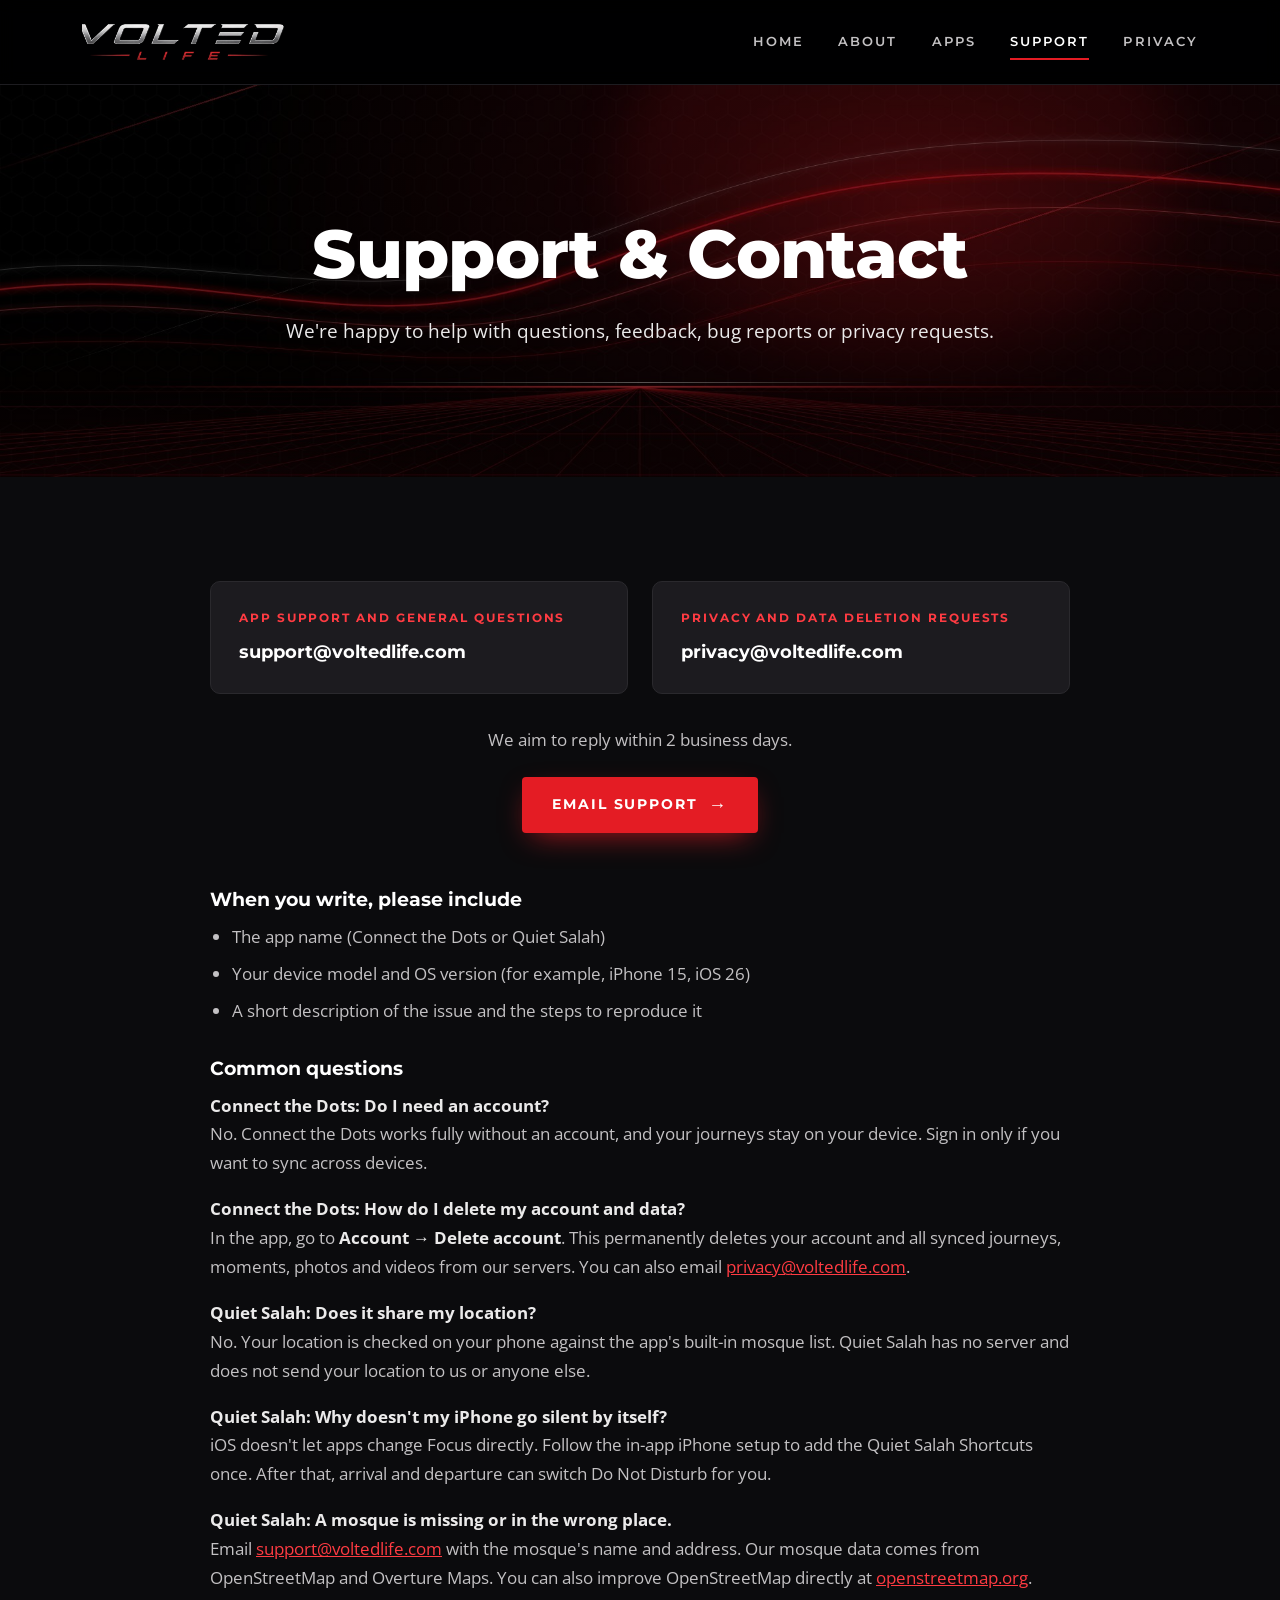
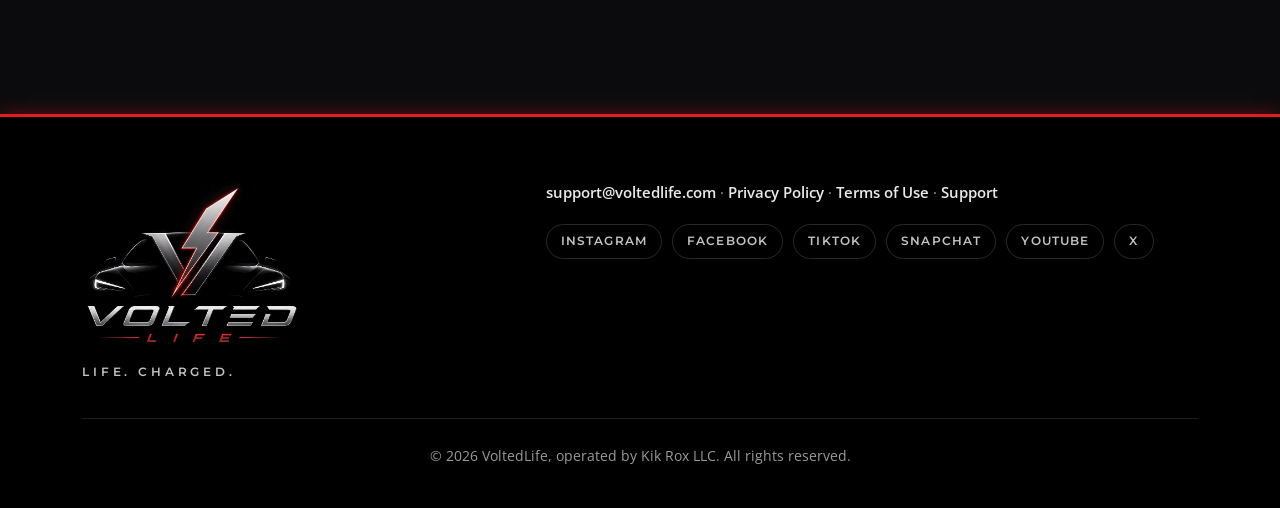
<file: support.html>
<!doctype html>
<html lang="en"><head><meta charset="utf-8"><meta name="viewport" content="width=device-width,initial-scale=1">
<title>Support & Contact | VoltedLife</title><meta name="description" content="Get help with Connect the Dots and Quiet Salah, or contact VoltedLife.">
<link rel="icon" href="favicon.ico" sizes="any"><link rel="icon" type="image/png" href="assets/logo-square-512.png"><link rel="apple-touch-icon" href="apple-touch-icon.png">
<meta property="og:title" content="Support & Contact | VoltedLife"><meta property="og:description" content="Get help with Connect the Dots and Quiet Salah, or contact VoltedLife."><meta property="og:image" content="https://voltedlife.com/assets/logo-square-512.png"><meta property="og:type" content="website">
<link rel="stylesheet" href="styles.css"></head><body>
<header class="site-header"><div class="wrap">
<a class="brand" href="index.html"><img src="assets/logo-wordmark-transparent@2x.png" alt="VoltedLife"></a>
<input type="checkbox" id="nt" class="nav-toggle"><label for="nt" class="burger" aria-label="Menu"><span></span><span></span><span></span></label>
<nav class="nav"><a href="index.html">Home</a><a href="about.html">About</a><a href="apps.html">Apps</a><a href="support.html" class="active" aria-current="page">Support</a><a href="privacy.html">Privacy</a></nav></div></header>
<main>
<section class="banner"><div class="wrap">
 <h1>Support &amp; Contact</h1>
 <p>We're happy to help with questions, feedback, bug reports or privacy requests.</p>
</div></section>
<section class="section"><div class="wrap"><div class="prose"><div class="contact-grid two">
 <div class="contact-item"><div class="lbl">App support and general questions</div><div class="val"><a href="mailto:support@voltedlife.com">support@voltedlife.com</a></div></div>
 <div class="contact-item"><div class="lbl">Privacy and data deletion requests</div><div class="val"><a href="mailto:privacy@voltedlife.com">privacy@voltedlife.com</a></div></div>
</div>
<p class="center" style="margin:-24px 0 56px">We aim to reply within 2 business days.<br><a class="btn" style="margin-top:22px" href="mailto:support@voltedlife.com?subject=VoltedLife%20support">Email support <span class="arr">→</span></a></p>
<h3>When you write, please include</h3>
<ul>
<li>The app name (Connect the Dots or Quiet Salah)</li>
<li>Your device model and OS version (for example, iPhone 15, iOS 26)</li>
<li>A short description of the issue and the steps to reproduce it</li>
</ul>
<h3>Common questions</h3>
<p><strong>Connect the Dots: Do I need an account?</strong><br />
No. Connect the Dots works fully without an account, and your journeys stay on your device. Sign in only if you want to sync across devices.</p>
<p><strong>Connect the Dots: How do I delete my account and data?</strong><br />
In the app, go to <strong>Account → Delete account</strong>. This permanently deletes your account and all synced journeys, moments, photos and videos from our servers. You can also email <a href="mailto:privacy@voltedlife.com">privacy@voltedlife.com</a>.</p>
<p><strong>Quiet Salah: Does it share my location?</strong><br />
No. Your location is checked on your phone against the app's built-in mosque list. Quiet Salah has no server and does not send your location to us or anyone else.</p>
<p><strong>Quiet Salah: Why doesn't my iPhone go silent by itself?</strong><br />
iOS doesn't let apps change Focus directly. Follow the in-app iPhone setup to add the Quiet Salah Shortcuts once. After that, arrival and departure can switch Do Not Disturb for you.</p>
<p><strong>Quiet Salah: A mosque is missing or in the wrong place.</strong><br />
Email <a href="mailto:support@voltedlife.com">support@voltedlife.com</a> with the mosque's name and address. Our mosque data comes from OpenStreetMap and Overture Maps. You can also improve OpenStreetMap directly at <a href="https://www.openstreetmap.org" rel="noopener">openstreetmap.org</a>.</p></div></div></section>
</main>
<footer class="site-footer"><div class="wrap">
<div class="top">
 <div class="logo"><img src="assets/logo-full-transparent.png" alt="VoltedLife logo"><div class="tag">Life. Charged.</div></div>
 <div>
  <p class="footer-links"><a href="mailto:support@voltedlife.com">support@voltedlife.com</a> · <a href="privacy.html">Privacy Policy</a> · <a href="terms.html">Terms of Use</a> · <a href="support.html">Support</a></p>
  <div class="social"><a href="https://www.instagram.com/voltedlife" rel="noopener">Instagram</a><a href="https://www.facebook.com/voltedlife" rel="noopener">Facebook</a><a href="https://www.tiktok.com/@voltedlife" rel="noopener">TikTok</a><a href="https://www.snapchat.com/add/voltedlife" rel="noopener">Snapchat</a><a href="https://www.youtube.com/@VoltedLife" rel="noopener">YouTube</a><a href="https://x.com/VoltedLife" rel="noopener">X</a></div>
 </div>
</div>
<div class="bottom">© 2026 VoltedLife, operated by Kik Rox LLC. All rights reserved.</div>
</div></footer></body></html>
</file>
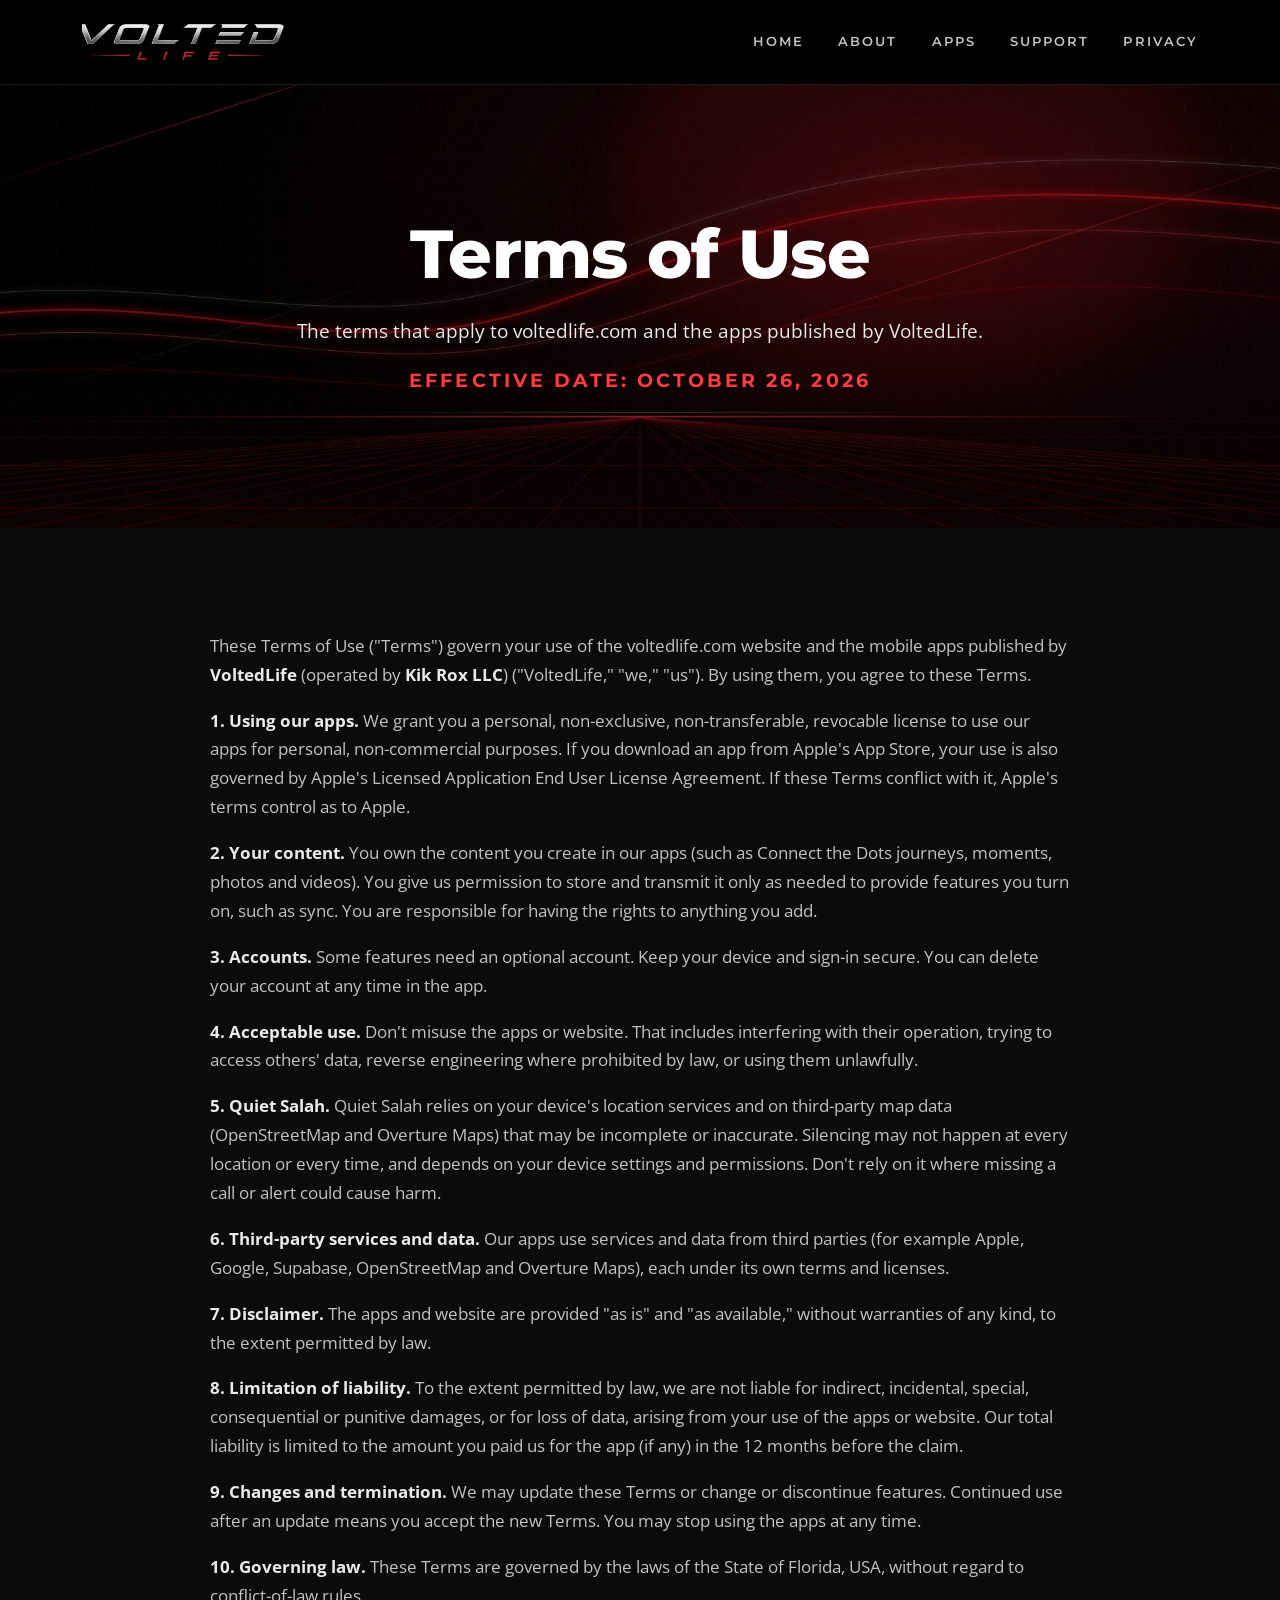
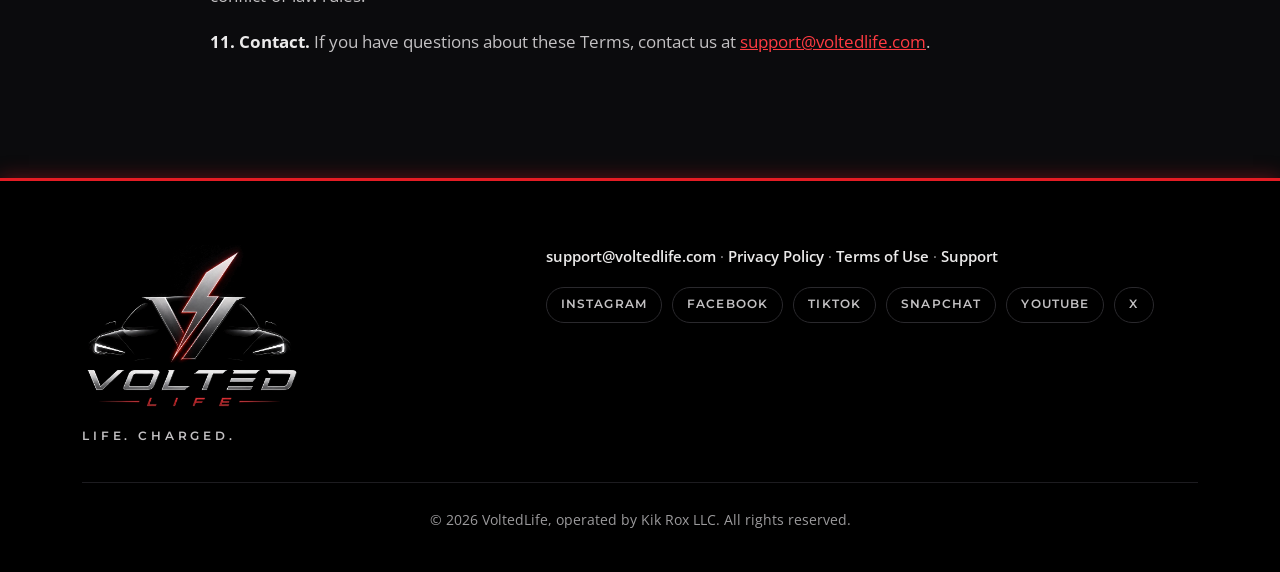
<file: terms.html>
<!doctype html>
<html lang="en"><head><meta charset="utf-8"><meta name="viewport" content="width=device-width,initial-scale=1">
<title>Terms of Use | VoltedLife</title><meta name="description" content="Terms of Use for voltedlife.com and the mobile apps published by VoltedLife.">
<link rel="icon" href="favicon.ico" sizes="any"><link rel="icon" type="image/png" href="assets/logo-square-512.png"><link rel="apple-touch-icon" href="apple-touch-icon.png">
<meta property="og:title" content="Terms of Use | VoltedLife"><meta property="og:description" content="Terms of Use for voltedlife.com and the mobile apps published by VoltedLife."><meta property="og:image" content="https://voltedlife.com/assets/logo-square-512.png"><meta property="og:type" content="website">
<link rel="stylesheet" href="styles.css"></head><body>
<header class="site-header"><div class="wrap">
<a class="brand" href="index.html"><img src="assets/logo-wordmark-transparent@2x.png" alt="VoltedLife"></a>
<input type="checkbox" id="nt" class="nav-toggle"><label for="nt" class="burger" aria-label="Menu"><span></span><span></span><span></span></label>
<nav class="nav"><a href="index.html">Home</a><a href="about.html">About</a><a href="apps.html">Apps</a><a href="support.html">Support</a><a href="privacy.html">Privacy</a></nav></div></header>
<main>
<section class="banner"><div class="wrap">
 <h1>Terms of Use</h1>
 <p>The terms that apply to voltedlife.com and the apps published by VoltedLife.</p><p class="eff">Effective date: October 26, 2026</p>
</div></section>
<section class="section"><div class="wrap"><div class="prose"><p>These Terms of Use ("Terms") govern your use of the voltedlife.com website and the mobile apps published by <strong>VoltedLife</strong> (operated by <strong>Kik Rox LLC</strong>) ("VoltedLife," "we," "us"). By using them, you agree to these Terms.</p>
<p><strong>1. Using our apps.</strong> We grant you a personal, non-exclusive, non-transferable, revocable license to use our apps for personal, non-commercial purposes. If you download an app from Apple's App Store, your use is also governed by Apple's Licensed Application End User License Agreement. If these Terms conflict with it, Apple's terms control as to Apple.</p>
<p><strong>2. Your content.</strong> You own the content you create in our apps (such as Connect the Dots journeys, moments, photos and videos). You give us permission to store and transmit it only as needed to provide features you turn on, such as sync. You are responsible for having the rights to anything you add.</p>
<p><strong>3. Accounts.</strong> Some features need an optional account. Keep your device and sign-in secure. You can delete your account at any time in the app.</p>
<p><strong>4. Acceptable use.</strong> Don't misuse the apps or website. That includes interfering with their operation, trying to access others' data, reverse engineering where prohibited by law, or using them unlawfully.</p>
<p><strong>5. Quiet Salah.</strong> Quiet Salah relies on your device's location services and on third-party map data (OpenStreetMap and Overture Maps) that may be incomplete or inaccurate. Silencing may not happen at every location or every time, and depends on your device settings and permissions. Don't rely on it where missing a call or alert could cause harm.</p>
<p><strong>6. Third-party services and data.</strong> Our apps use services and data from third parties (for example Apple, Google, Supabase, OpenStreetMap and Overture Maps), each under its own terms and licenses.</p>
<p><strong>7. Disclaimer.</strong> The apps and website are provided "as is" and "as available," without warranties of any kind, to the extent permitted by law.</p>
<p><strong>8. Limitation of liability.</strong> To the extent permitted by law, we are not liable for indirect, incidental, special, consequential or punitive damages, or for loss of data, arising from your use of the apps or website. Our total liability is limited to the amount you paid us for the app (if any) in the 12 months before the claim.</p>
<p><strong>9. Changes and termination.</strong> We may update these Terms or change or discontinue features. Continued use after an update means you accept the new Terms. You may stop using the apps at any time.</p>
<p><strong>10. Governing law.</strong> These Terms are governed by the laws of the State of Florida, USA, without regard to conflict-of-law rules.</p>
<p><strong>11. Contact.</strong> If you have questions about these Terms, contact us at <a href="mailto:support@voltedlife.com">support@voltedlife.com</a>.</p></div></div></section>
</main>
<footer class="site-footer"><div class="wrap">
<div class="top">
 <div class="logo"><img src="assets/logo-full-transparent.png" alt="VoltedLife logo"><div class="tag">Life. Charged.</div></div>
 <div>
  <p class="footer-links"><a href="mailto:support@voltedlife.com">support@voltedlife.com</a> · <a href="privacy.html">Privacy Policy</a> · <a href="terms.html">Terms of Use</a> · <a href="support.html">Support</a></p>
  <div class="social"><a href="https://www.instagram.com/voltedlife" rel="noopener">Instagram</a><a href="https://www.facebook.com/voltedlife" rel="noopener">Facebook</a><a href="https://www.tiktok.com/@voltedlife" rel="noopener">TikTok</a><a href="https://www.snapchat.com/add/voltedlife" rel="noopener">Snapchat</a><a href="https://www.youtube.com/@VoltedLife" rel="noopener">YouTube</a><a href="https://x.com/VoltedLife" rel="noopener">X</a></div>
 </div>
</div>
<div class="bottom">© 2026 VoltedLife, operated by Kik Rox LLC. All rights reserved.</div>
</div></footer></body></html>
</file>
<file: styles.css>
@import url("assets/fonts.css");
/* VoltedLife site styles. Colors sampled from the VoltedLife logo files. */
:root{
  --black:#000000; --carbon:#0B0B0D; --graphite:#161518; --panel:#1C1B1F; --line:#2A292D;
  --red:#E41C24; --red-hot:#FF3B42; --red-deep:#3A0609;
  --chrome:#C3C1C3; --chrome-light:#EBEAEA; --steel:#9B9A9C; --white:#FFFFFF;
  --head:'Montserrat',Arial,sans-serif; --body:'Open Sans',Arial,sans-serif;
  --max:1180px;
}
*{box-sizing:border-box}
html{scroll-behavior:smooth}
body{margin:0;background:var(--carbon);color:var(--chrome);font-family:var(--body);font-size:17px;line-height:1.7;-webkit-font-smoothing:antialiased}
a{color:var(--chrome-light)}
img{max-width:100%;display:block}
h1,h2,h3,h4{font-family:var(--head);color:var(--white);margin:0;line-height:1.15}
h1{font-weight:800;font-size:clamp(40px,6vw,76px);letter-spacing:-.01em}
h2{font-weight:800;font-size:clamp(30px,3.6vw,46px);letter-spacing:-.005em}
h3{font-weight:700;font-size:22px}
p{margin:0 0 1em}
strong{color:var(--chrome-light)}
.wrap{max-width:var(--max);margin:0 auto;padding:0 32px}
.section{padding:104px 0}
.section.alt{background:var(--graphite)}
.kicker-rule{display:block;width:64px;height:3px;background:var(--red);margin:0 0 22px;box-shadow:0 0 14px rgba(228,28,36,.7)}
.center{text-align:center}.center .kicker-rule{margin-left:auto;margin-right:auto}
.lead{font-size:19px;color:var(--chrome)}
.muted{color:var(--steel)}
.small{font-size:14px;line-height:1.65}

/* Buttons */
.btn{display:inline-flex;align-items:center;gap:10px;font-family:var(--head);font-weight:700;font-size:14px;letter-spacing:.14em;text-transform:uppercase;text-decoration:none;
  color:var(--white);background:var(--red);padding:16px 30px;border-radius:4px;box-shadow:0 10px 30px -10px rgba(228,28,36,.8);transition:transform .15s,box-shadow .15s}
.btn:hover{transform:translateY(-2px);box-shadow:0 14px 36px -10px rgba(228,28,36,1)}
.btn.ghost{background:transparent;border:1.5px solid var(--chrome);box-shadow:none;color:var(--chrome-light)}
.btn.dark{background:var(--black);box-shadow:none}
.btn .arr{font-size:18px;line-height:1}

/* Header / nav */
.site-header{position:sticky;top:0;z-index:50;background:rgba(0,0,0,.92);backdrop-filter:blur(8px);border-bottom:1px solid #1d1c20}
.site-header .wrap{display:flex;align-items:center;justify-content:space-between;height:84px}
.brand img{height:40px;width:auto}
.nav{display:flex;gap:34px;align-items:center}
.nav a{font-family:var(--head);font-weight:600;font-size:13px;letter-spacing:.16em;text-transform:uppercase;color:var(--chrome);text-decoration:none;padding:6px 0;border-bottom:2px solid transparent}
.nav a:hover,.nav a.active{color:var(--white);border-bottom-color:var(--red)}
.nav-toggle,.burger{display:none}

/* Home hero (GoDaddy Header: split layout, image right) */
.hero{background:var(--black);position:relative;overflow:hidden}
.hero .wrap{display:grid;grid-template-columns:1.05fr 1fr;gap:56px;align-items:center;min-height:720px;padding-top:40px;padding-bottom:40px}
.hero h1{margin-bottom:10px}
.tagline{font-family:var(--head);font-weight:700;font-size:clamp(18px,2vw,24px);letter-spacing:.32em;text-transform:uppercase;color:var(--red-hot);margin:0 0 30px;display:flex;align-items:center;gap:16px}
.tagline::before{content:"";width:46px;height:2px;background:var(--red);box-shadow:0 0 10px var(--red)}
.hero p{max-width:560px}
.hero .legal{font-size:15px;color:var(--steel);border-left:2px solid var(--line);padding-left:16px;margin:26px 0 34px}
.hero-art{border-radius:6px;overflow:hidden;box-shadow:0 30px 80px -20px rgba(228,28,36,.35),0 0 0 1px #1d1c20}

/* Inner page banner (GoDaddy Header: fill layout with background image) */
.banner{background:#000 url(assets/banner-bg.jpg) center/cover no-repeat;position:relative}
.banner::after{content:"";position:absolute;inset:0;background:linear-gradient(180deg,rgba(0,0,0,.35),rgba(0,0,0,.55))}
.banner .wrap{position:relative;z-index:1;padding-top:130px;padding-bottom:130px;text-align:center}
.banner h1{font-size:clamp(40px,5.4vw,68px);margin-bottom:22px}
.banner p{max-width:760px;margin:0 auto;font-size:19px;color:var(--chrome-light)}

/* Cards / features (GoDaddy Content section) */
.grid-2{display:grid;grid-template-columns:repeat(2,1fr);gap:32px}
.grid-3{display:grid;grid-template-columns:repeat(3,1fr);gap:28px}
.card{background:var(--panel);border:1px solid var(--line);border-radius:10px;overflow:hidden;position:relative}
.card .pad{padding:30px 32px 34px}
.card h3{font-size:24px;margin-bottom:6px}
.card .media{background:radial-gradient(circle at 50% 40%,#2a0508 0,#0B0B0D 70%);display:flex;justify-content:center;padding:28px 0 0;height:380px;overflow:hidden}
.card .media img{width:300px;height:auto}
.badge{display:inline-block;font-family:var(--head);font-weight:700;font-size:11px;letter-spacing:.18em;text-transform:uppercase;color:var(--red-hot);border:1px solid rgba(228,28,36,.55);border-radius:3px;padding:4px 10px;margin:4px 0 14px}
.feature{padding:34px 30px;background:var(--panel);border:1px solid var(--line);border-radius:10px;border-top:3px solid var(--red)}
.feature img{width:76px;height:76px;margin-bottom:22px}
.feature h3{margin-bottom:10px;font-size:20px}
.feature p{margin:0;color:var(--chrome)}
.sec-head{margin-bottom:56px}
.sec-head h2{margin-bottom:0}

/* CTA band (GoDaddy Content section painted with the accent color) */
.cta{background:var(--red);color:var(--white);padding:84px 0;position:relative;overflow:hidden}
.cta h2{color:var(--white);margin-bottom:16px}
.cta p{font-size:20px;color:var(--white)}
.cta strong{color:var(--white)}
.cta .wrap{display:flex;align-items:center;justify-content:space-between;gap:40px;flex-wrap:wrap}

/* App feature rows (GoDaddy About/Content: image + text) */
.app-row{display:grid;grid-template-columns:1fr 1.15fr;gap:72px;align-items:center}
.app-row.flip .app-media{order:2}
.app-media{background:radial-gradient(circle at 50% 45%,#3a0609 0,#0B0B0D 68%);border-radius:12px;border:1px solid var(--line);display:flex;justify-content:center;padding:40px 0}
.app-media img{width:340px}
.app-row h2{margin-bottom:12px}
.subline{font-size:19px;margin-bottom:6px}
.app-row .badge{margin-bottom:22px}
.subline strong{color:var(--white)}
.ticks{list-style:none;padding:0;margin:24px 0 30px}
.ticks li{position:relative;padding-left:34px;margin-bottom:12px}
.ticks li::before{content:"";position:absolute;left:0;top:7px;width:18px;height:18px;border-radius:50%;background:var(--red-deep);border:1.5px solid var(--red);box-shadow:0 0 8px rgba(228,28,36,.6)}
.ticks li::after{content:"";position:absolute;left:6px;top:11px;width:6px;height:9px;border:solid var(--white);border-width:0 2px 2px 0;transform:rotate(45deg)}
.credit{font-size:13.5px;color:var(--steel);border-top:1px solid var(--line);padding-top:16px;margin-top:6px}
.note{max-width:820px;margin:0 auto;text-align:center;font-style:italic;color:var(--steel)}

/* About */
.split{display:grid;grid-template-columns:1fr 1fr;gap:64px;align-items:start}
.facts{background:var(--panel);border:1px solid var(--line);border-radius:10px;overflow:hidden}
.facts .row{display:grid;grid-template-columns:42% 58%;border-bottom:1px solid var(--line)}
.facts .row:last-child{border-bottom:0}
.facts .k{padding:15px 22px;font-family:var(--head);font-weight:600;font-size:12.5px;letter-spacing:.1em;text-transform:uppercase;color:var(--steel);background:#18171a}
.facts .v{padding:15px 22px;color:var(--chrome-light);font-size:15.5px}
.facts .head{background:linear-gradient(90deg,var(--red-deep),#18171a);padding:18px 22px;border-bottom:1px solid var(--line)}
.facts .head img{height:26px;width:auto}
.contact-grid{display:grid;grid-template-columns:repeat(3,1fr);gap:24px;margin-top:40px}
.contact-stack{display:grid;gap:14px}
.contact-stack .contact-item{display:flex;justify-content:space-between;align-items:center;gap:16px;flex-wrap:wrap;padding:20px 26px}
.contact-stack .lbl{margin:0}
.contact-item{background:var(--panel);border:1px solid var(--line);border-radius:10px;padding:26px 28px}
.contact-item .lbl{font-family:var(--head);font-weight:700;font-size:12px;letter-spacing:.16em;text-transform:uppercase;color:var(--red-hot);margin-bottom:8px}
.contact-item .val{font-family:var(--head);font-weight:700;color:var(--white);font-size:18px;word-break:break-word}
.contact-item .val a{color:var(--white);text-decoration:none}

/* Footer */
.site-footer{background:#000;border-top:3px solid var(--red);box-shadow:0 -1px 18px rgba(228,28,36,.35);padding:64px 0 40px;font-size:14.5px;color:var(--steel)}
.site-footer .top{display:grid;grid-template-columns:1fr 1.6fr;gap:56px;align-items:start;padding-bottom:36px;border-bottom:1px solid #1d1c20}
.site-footer .logo img{width:220px}
.site-footer .tag{font-family:var(--head);font-weight:600;font-size:12px;letter-spacing:.32em;color:var(--chrome);margin-top:14px;text-transform:uppercase}
.site-footer p{margin:0 0 12px}
.site-footer a{color:var(--chrome-light);text-decoration:none}
.site-footer a:hover{color:var(--red-hot)}
.footer-links a{font-weight:600}
.social{display:flex;flex-wrap:wrap;gap:10px;margin-top:18px}
.social a{font-family:var(--head);font-size:11.5px;font-weight:600;letter-spacing:.1em;text-transform:uppercase;border:1px solid #2a292d;border-radius:30px;padding:7px 14px;color:var(--chrome)}
.site-footer .bottom{padding-top:26px;text-align:center;font-size:13.5px}

/* Responsive */
@media (max-width:980px){
  .hero .wrap,.app-row,.split{grid-template-columns:1fr;gap:40px}
  .hero .wrap{min-height:0;padding-top:48px;padding-bottom:64px}
  .app-row.flip .app-media{order:0}
  .grid-3,.contact-grid{grid-template-columns:1fr}
  .grid-2{grid-template-columns:1fr}
  .site-footer .top{grid-template-columns:1fr;gap:28px}
}
@media (max-width:860px){
  .burger{display:flex;flex-direction:column;gap:6px;cursor:pointer;padding:10px}
  .burger span{width:26px;height:2px;background:var(--chrome-light);display:block}
  .nav{position:absolute;top:84px;left:0;right:0;background:#000;flex-direction:column;gap:0;align-items:stretch;display:none;border-bottom:2px solid var(--red)}
  .nav a{padding:16px 32px;border-bottom:1px solid #1d1c20}
  .nav-toggle:checked ~ .nav{display:flex}
}
@media (max-width:600px){
  body{font-size:16px}
  .wrap{padding:0 22px}
  .section{padding:72px 0}
  .site-header .wrap{height:70px}
  .brand img{height:30px}
  .nav{top:70px}
  .banner .wrap{padding-top:84px;padding-bottom:84px}
  .card .media{height:320px}
  .card .media img{width:250px}
  .app-media img{width:260px}
  .tagline{letter-spacing:.22em}
  .cta{padding:64px 0}
  .facts .row{grid-template-columns:1fr}
  .facts .k{padding-bottom:4px;background:transparent}
  .facts .v{padding-top:0}
}

/* Long-form pages (Privacy, Terms, Support) */
.prose{max-width:860px;margin:0 auto}
.prose h2{font-size:clamp(24px,2.6vw,32px);margin:56px 0 18px;padding-top:8px}
.prose h2:first-child{margin-top:0}
.prose h3{font-size:19px;margin:32px 0 12px}
.prose ul{padding-left:22px;margin:0 0 1.2em}
.prose li{margin-bottom:8px}
.prose hr{border:0;border-top:1px solid var(--line);margin:48px 0}
.prose a{color:var(--red-hot)}
.prose a:hover{color:var(--white)}
.prose a.btn,.prose a.btn:hover{color:var(--white)}
.prose table{width:100%;border-collapse:collapse;margin:8px 0 28px;font-size:15px;background:var(--panel);border:1px solid var(--line);border-radius:10px;overflow:hidden}
.prose th{font-family:var(--head);font-size:12px;letter-spacing:.1em;text-transform:uppercase;color:var(--steel);text-align:left;background:#18171a;padding:12px 16px}
.prose td{padding:12px 16px;border-top:1px solid var(--line);vertical-align:top}
.prose .summary{background:var(--panel);border:1px solid var(--line);border-left:3px solid var(--red);border-radius:10px;padding:26px 30px 10px;margin-bottom:12px}
.prose .summary h2{margin:0 0 14px;font-size:22px}
.eff{font-family:var(--head);font-weight:700;font-size:13px;letter-spacing:.16em;text-transform:uppercase;color:var(--red-hot)!important;margin-top:18px!important}
.contact-grid.two{grid-template-columns:repeat(2,1fr);margin:0 0 56px}
.contact-item .val a:hover{color:var(--red-hot)}
@media (max-width:980px){.contact-grid.two{grid-template-columns:1fr}.prose table{font-size:14px}}
@media (max-width:600px){.prose td,.prose th{padding:10px}}
</file>
